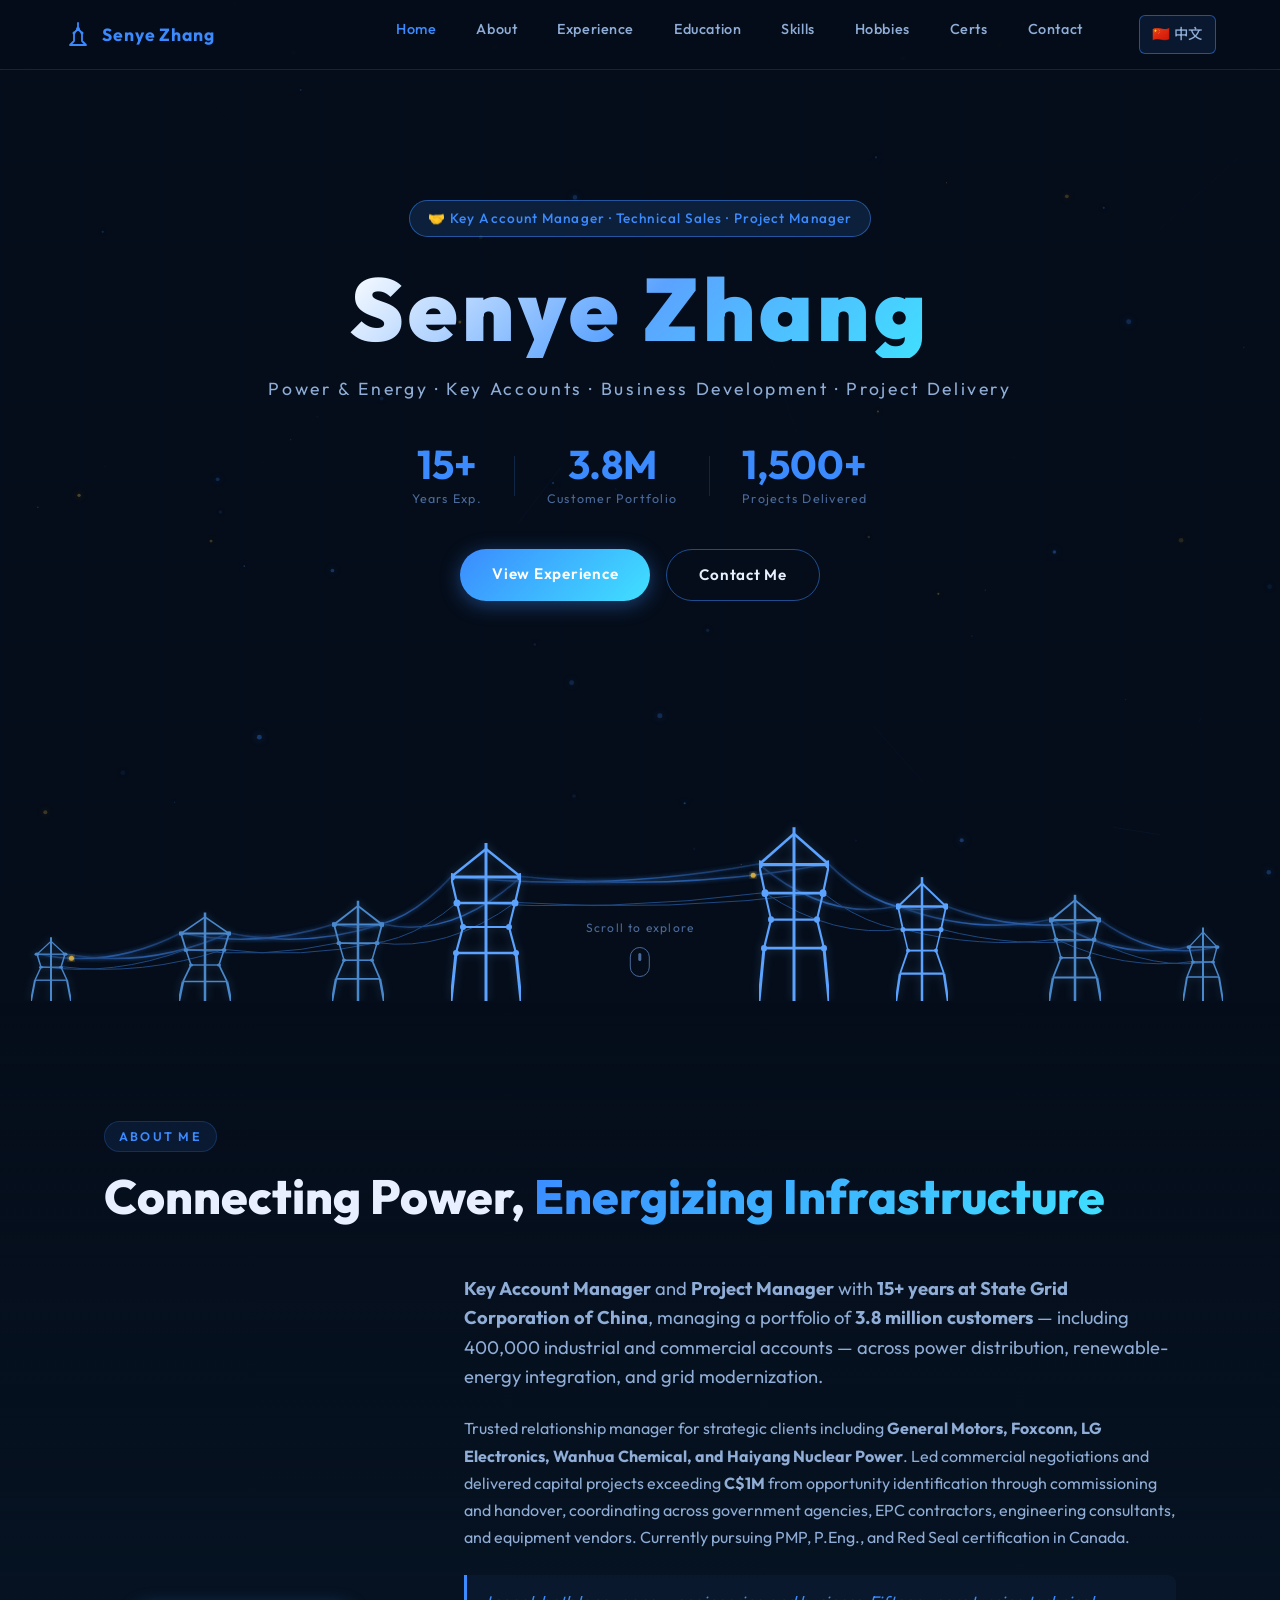
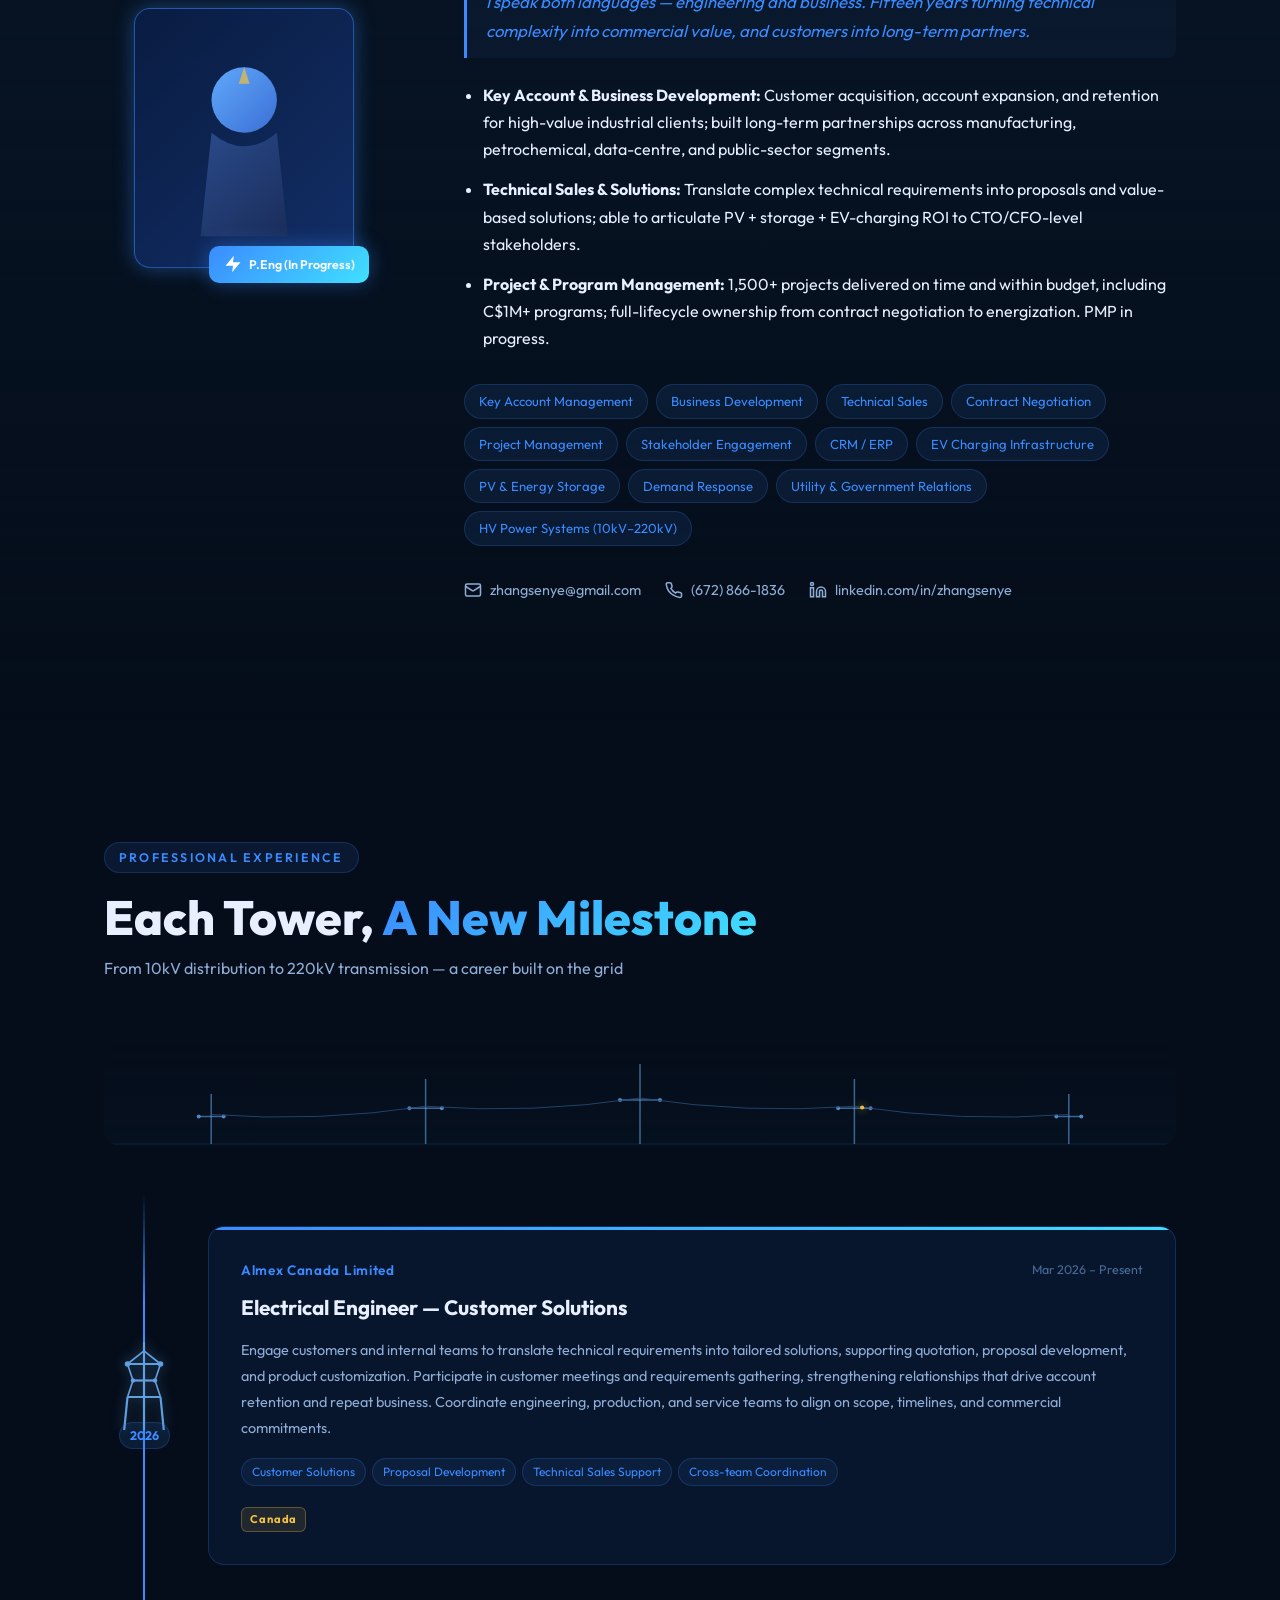
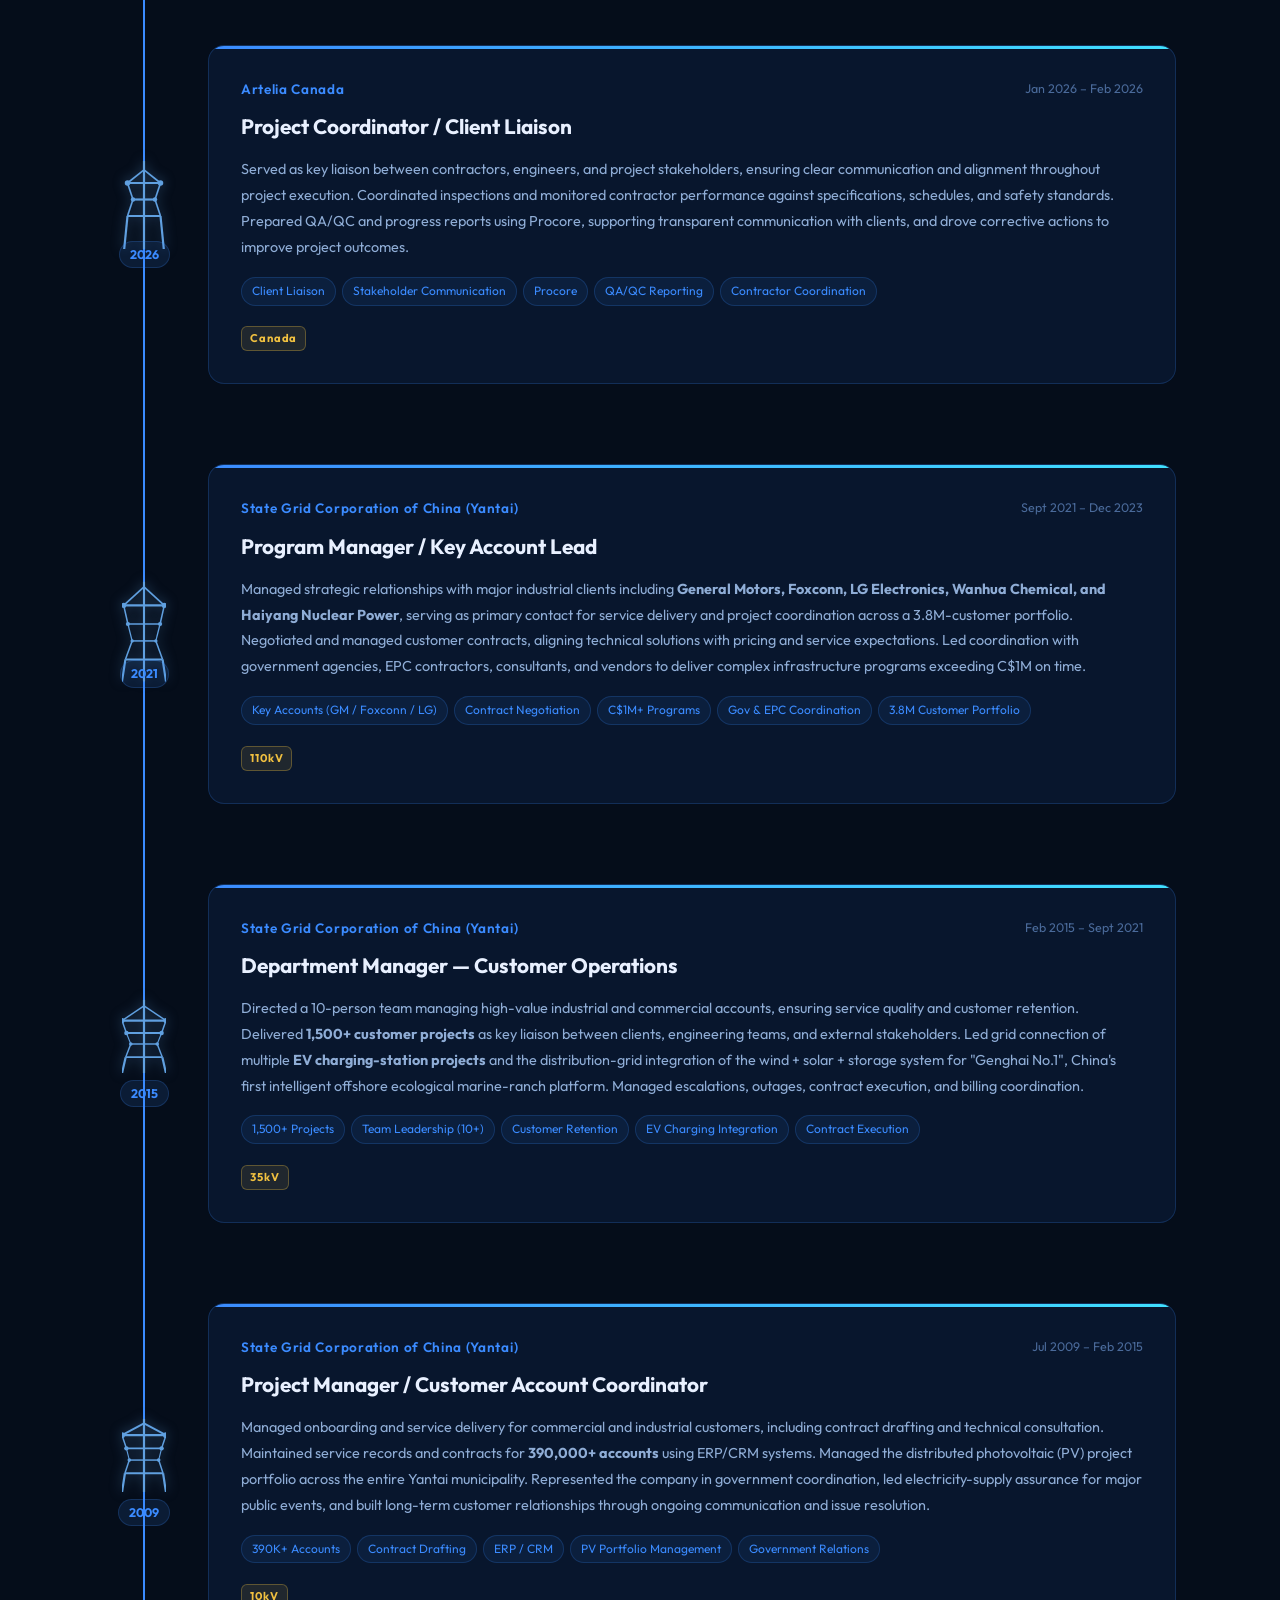
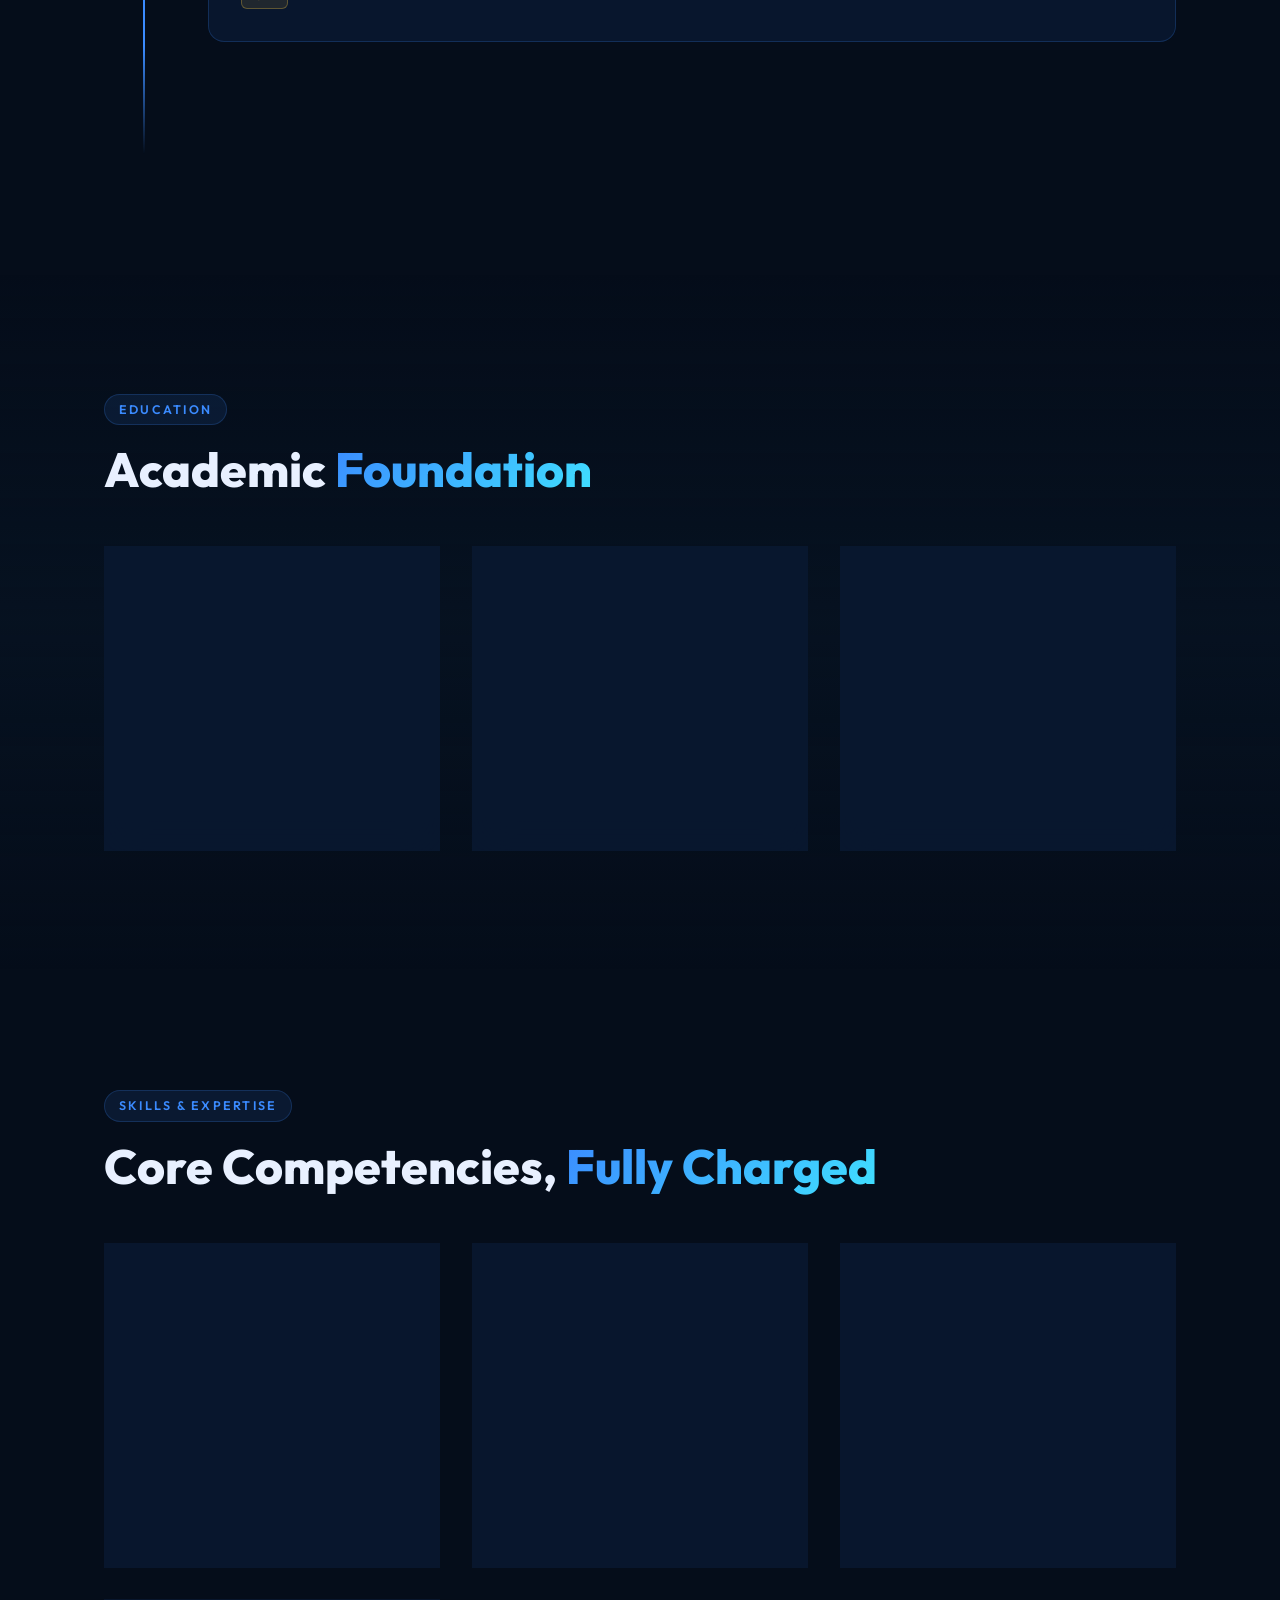
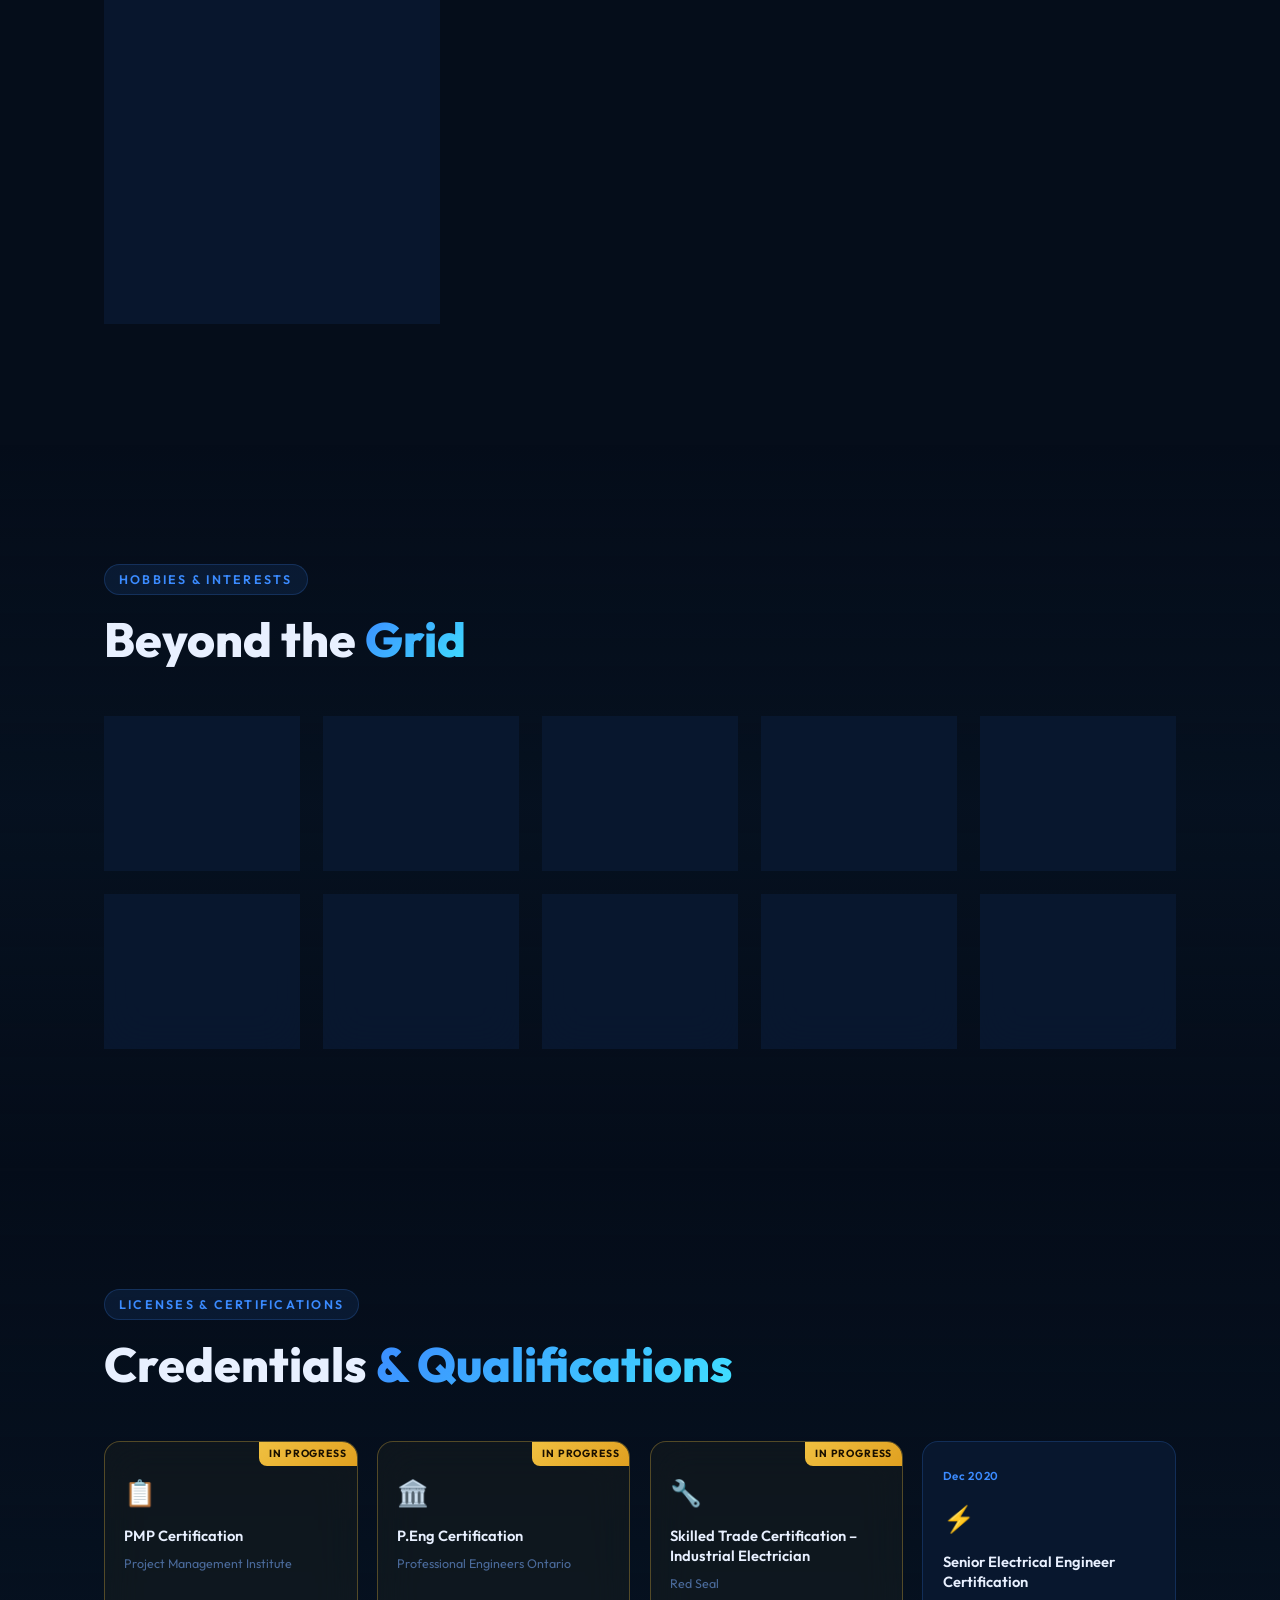
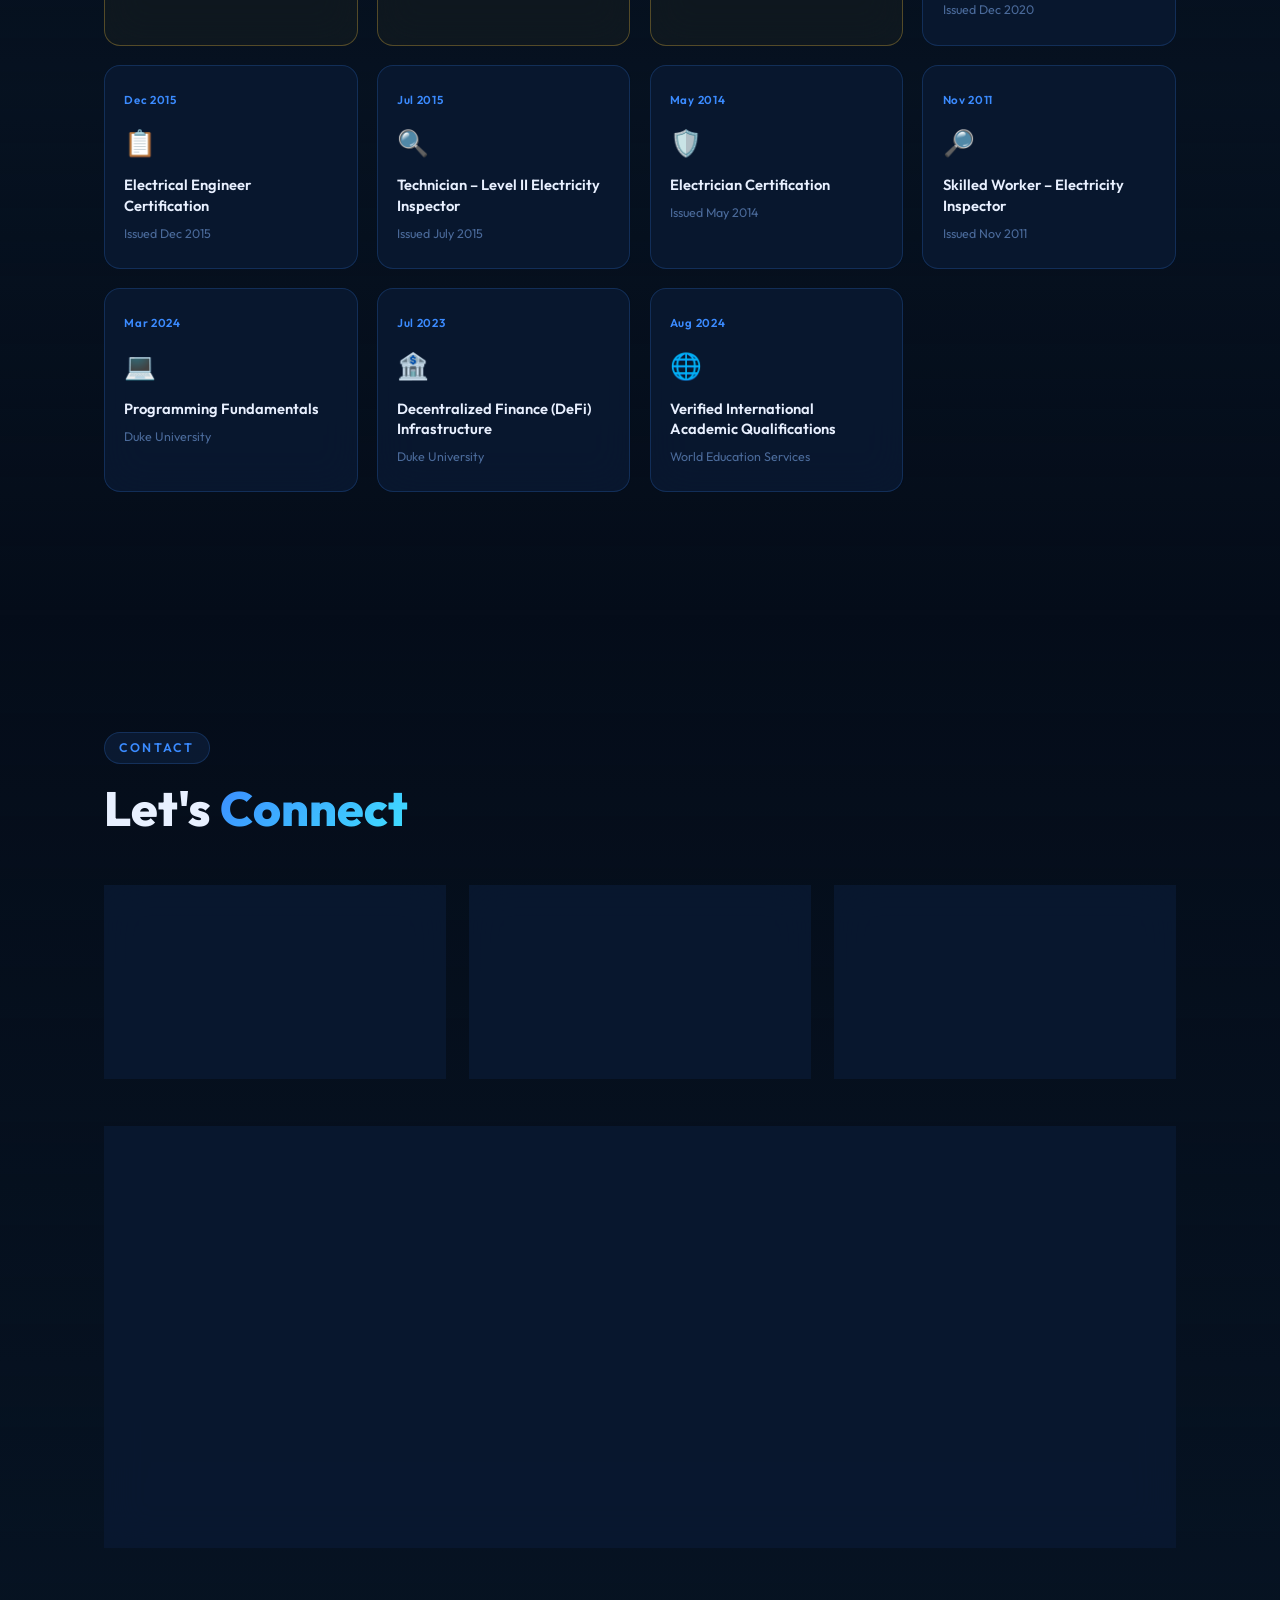
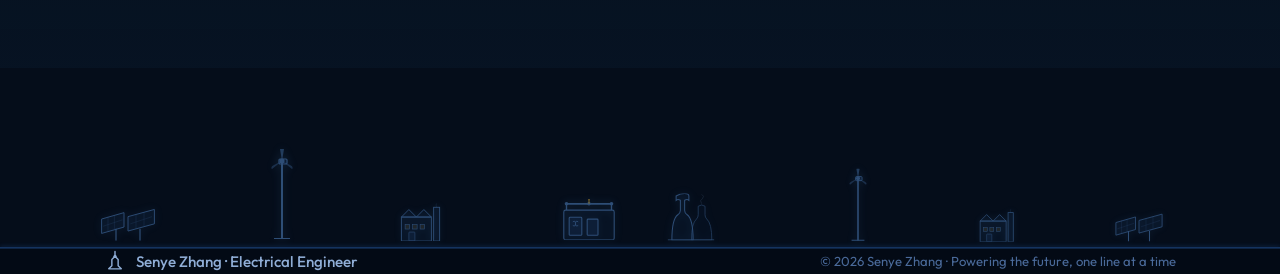
<file: index.html>
<!DOCTYPE html>
<html lang="en">
<head>
  <meta charset="UTF-8" />
  <meta name="viewport" content="width=device-width, initial-scale=1.0" />
  <title>Senye Zhang | Key Account Manager · Technical Sales · Project Manager</title>
  <meta name="description" content="Senye Zhang — Key Account Manager and Project Manager with 15+ years in power & energy, managing a 3.8M-customer portfolio and strategic clients including GM, Foxconn, and LG." />
  <meta property="og:title" content="Senye Zhang | Key Account Manager · Technical Sales · Project Manager" />
  <meta property="og:description" content="15+ years in Power & Energy · 3.8M Customer Portfolio · 1,500+ Projects · GM / Foxconn / LG / Wanhua · Now in Canada" />
  <meta property="og:type" content="website" />
  <meta property="og:url" content="https://isparkyou-github.github.io" />
  <meta name="twitter:card" content="summary" />
  <meta name="twitter:title" content="Senye Zhang | Key Account Manager · Technical Sales · Project Manager" />
  <meta name="twitter:description" content="15+ years in Power & Energy · 3.8M Customer Portfolio · 1,500+ Projects · GM / Foxconn / LG / Wanhua · Now in Canada" />
  <link rel="preconnect" href="https://fonts.googleapis.com" />
  <link rel="preconnect" href="https://fonts.gstatic.com" crossorigin />
  <link href="https://fonts.googleapis.com/css2?family=Outfit:wght@300;400;500;600;700;900&family=Noto+Sans+SC:wght@300;400;500;700&display=swap" rel="stylesheet" />
  <link rel="stylesheet" href="style.css" />
</head>
<body class="lang-en">

<!-- Particle Canvas Background -->
<canvas id="bgCanvas"></canvas>

<!-- Navigation -->
<nav class="navbar" id="navbar">
  <div class="nav-logo">
    <svg width="28" height="28" viewBox="0 0 28 28" fill="none">
      <path d="M14 2L14 8M14 8L10 12M14 8L18 12M10 12L10 20M18 12L18 20M10 20L6 24M18 20L22 24M6 24L22 24" stroke="currentColor" stroke-width="1.8" stroke-linecap="round"/>
      <circle cx="14" cy="8" r="2" fill="currentColor"/>
      <circle cx="10" cy="12" r="1.5" fill="currentColor"/>
      <circle cx="18" cy="12" r="1.5" fill="currentColor"/>
    </svg>
    <span>Senye Zhang</span>
  </div>
  <ul class="nav-links">
    <li><a href="#hero">Home</a></li>
    <li><a href="#about">About</a></li>
    <li><a href="#timeline">Experience</a></li>
    <li><a href="#education">Education</a></li>
    <li><a href="#skills">Skills</a></li>
    <li><a href="#hobbies">Hobbies</a></li>
    <li><a href="#certs">Certs</a></li>
    <li><a href="#contact">Contact</a></li>
    <li><a href="index-zh.html" class="lang-btn">🇨🇳 中文</a></li>
  </ul>
  <div class="nav-toggle" id="navToggle">
    <span></span><span></span><span></span>
  </div>
</nav>

<!-- Hero Section -->
<section class="hero" id="hero">
  <div class="grid-scene" id="gridScene">
    <svg id="powerLineSvg" xmlns="http://www.w3.org/2000/svg" preserveAspectRatio="xMidYMax meet"></svg>
    <div class="tower-container" id="towerContainer"></div>
  </div>

  <div class="hero-content">
    <div class="hero-badge">🤝 Key Account Manager · Technical Sales · Project Manager</div>
    <h1 class="hero-title">
      <span class="name-en">Senye Zhang</span>
    </h1>
    <p class="hero-subtitle">Power & Energy · Key Accounts · Business Development · Project Delivery</p>
    <div class="hero-stats">
      <div class="stat">
        <span class="stat-num">15+</span>
        <span class="stat-label">Years Exp.</span>
      </div>
      <div class="stat-div"></div>
      <div class="stat">
        <span class="stat-num">3.8M</span>
        <span class="stat-label">Customer Portfolio</span>
      </div>
      <div class="stat-div"></div>
      <div class="stat">
        <span class="stat-num">1,500+</span>
        <span class="stat-label">Projects Delivered</span>
      </div>
    </div>
    <div class="hero-cta">
      <a href="#timeline" class="btn-primary">View Experience</a>
      <a href="#contact" class="btn-secondary">Contact Me</a>
    </div>
  </div>

  <div class="scroll-hint">
    <span>Scroll to explore</span>
    <div class="scroll-arrow"></div>
  </div>
</section>

<!-- About Section -->
<section class="about" id="about">
  <div class="container">
    <div class="section-tag">About Me</div>
    <h2 class="section-title">Connecting Power, <span class="highlight">Energizing Infrastructure</span></h2>
    <div class="about-grid">
      <div class="about-photo">
        <div class="photo-frame">
          <div class="photo-inner">
            <svg viewBox="0 0 160 180" fill="none" xmlns="http://www.w3.org/2000/svg">
              <circle cx="80" cy="55" r="30" fill="url(#avatarGrad)"/>
              <path d="M50 85 Q80 110 110 85 L120 180 L40 180 Z" fill="url(#avatarGrad2)"/>
              <path d="M80 25 L75 40 L85 40 Z" fill="#f0c040" opacity="0.7"/>
              <defs>
                <linearGradient id="avatarGrad" x1="50" y1="25" x2="110" y2="85" gradientUnits="userSpaceOnUse">
                  <stop offset="0%" stop-color="#60a8fb"/>
                  <stop offset="100%" stop-color="#3b6fd4"/>
                </linearGradient>
                <linearGradient id="avatarGrad2" x1="40" y1="85" x2="120" y2="180" gradientUnits="userSpaceOnUse">
                  <stop offset="0%" stop-color="#2a4a8a"/>
                  <stop offset="100%" stop-color="#1a2d5a"/>
                </linearGradient>
              </defs>
            </svg>
          </div>
          <div class="photo-badge">
            <svg width="20" height="20" viewBox="0 0 24 24" fill="none">
              <path d="M13 2L3 14h9l-1 8 10-12h-9l1-8z" fill="currentColor"/>
            </svg>
            P.Eng (In Progress)
          </div>
        </div>
      </div>
      <div class="about-text">
        <p class="about-intro">
          <strong>Key Account Manager</strong> and <strong>Project Manager</strong> with <strong>15+ years at State Grid Corporation of China</strong>, managing a portfolio of <strong>3.8 million customers</strong> — including 400,000 industrial and commercial accounts — across power distribution, renewable-energy integration, and grid modernization.
        </p>
        <p>
          Trusted relationship manager for strategic clients including <strong>General Motors, Foxconn, LG Electronics, Wanhua Chemical, and Haiyang Nuclear Power</strong>. Led commercial negotiations and delivered capital projects exceeding <strong>C$1M</strong> from opportunity identification through commissioning and handover, coordinating across government agencies, EPC contractors, engineering consultants, and equipment vendors. Currently pursuing PMP, P.Eng., and Red Seal certification in Canada.
        </p>
        <blockquote class="about-quote">
          I speak both languages — engineering and business. Fifteen years turning technical complexity into commercial value, and customers into long-term partners.
        </blockquote>
        <ul style="margin-top: 1.5rem; margin-bottom: 2rem; padding-left: 1.2rem; line-height: 1.7; color: var(--text-primary);">
          <li style="margin-bottom: 0.8rem;"><strong>Key Account & Business Development:</strong> Customer acquisition, account expansion, and retention for high-value industrial clients; built long-term partnerships across manufacturing, petrochemical, data-centre, and public-sector segments.</li>
          <li style="margin-bottom: 0.8rem;"><strong>Technical Sales & Solutions:</strong> Translate complex technical requirements into proposals and value-based solutions; able to articulate PV + storage + EV-charging ROI to CTO/CFO-level stakeholders.</li>
          <li><strong>Project & Program Management:</strong> 1,500+ projects delivered on time and within budget, including C$1M+ programs; full-lifecycle ownership from contract negotiation to energization. PMP in progress.</li>
        </ul>
        <div class="about-tags">
          <span class="tag">Key Account Management</span>
          <span class="tag">Business Development</span>
          <span class="tag">Technical Sales</span>
          <span class="tag">Contract Negotiation</span>
          <span class="tag">Project Management</span>
          <span class="tag">Stakeholder Engagement</span>
          <span class="tag">CRM / ERP</span>
          <span class="tag">EV Charging Infrastructure</span>
          <span class="tag">PV & Energy Storage</span>
          <span class="tag">Demand Response</span>
          <span class="tag">Utility & Government Relations</span>
          <span class="tag">HV Power Systems (10kV–220kV)</span>
        </div>
        <div class="about-links">
          <a href="mailto:zhangsenye@gmail.com" class="about-link" id="emailLink">
            <svg width="18" height="18" viewBox="0 0 24 24" fill="none" stroke="currentColor" stroke-width="2"><rect x="2" y="4" width="20" height="16" rx="2"/><path d="m22 7-8.97 5.7a1.94 1.94 0 0 1-2.06 0L2 7"/></svg>
            zhangsenye@gmail.com
          </a>
          <a href="tel:+16728661836" class="about-link" id="phoneLink">
            <svg width="18" height="18" viewBox="0 0 24 24" fill="none" stroke="currentColor" stroke-width="2"><path d="M22 16.92v3a2 2 0 0 1-2.18 2 19.79 19.79 0 0 1-8.63-3.07A19.5 19.5 0 0 1 4.69 13a19.79 19.79 0 0 1-3.07-8.67A2 2 0 0 1 3.6 2.18h3a2 2 0 0 1 2 1.72c.127.96.361 1.903.7 2.81a2 2 0 0 1-.45 2.11L7.91 9.91a16 16 0 0 0 6.16 6.16l.91-.91a2 2 0 0 1 2.11-.45c.907.339 1.85.573 2.81.7A2 2 0 0 1 22 16.92z"/></svg>
            (672) 866-1836
          </a>
          <a href="https://www.linkedin.com/in/zhangsenye" class="about-link" id="linkedinLink" target="_blank" rel="noopener noreferrer">
            <svg width="18" height="18" viewBox="0 0 24 24" fill="none" stroke="currentColor" stroke-width="2"><path d="M16 8a6 6 0 0 1 6 6v7h-4v-7a2 2 0 0 0-2-2 2 2 0 0 0-2 2v7h-4v-7a6 6 0 0 1 6-6z"/><rect x="2" y="9" width="4" height="12"/><circle cx="4" cy="4" r="2"/></svg>
            linkedin.com/in/zhangsenye
          </a>
        </div>
      </div>
    </div>
  </div>
</section>

<!-- Timeline / Career Section -->
<section class="timeline-section" id="timeline">
  <div class="container">
    <div class="section-tag">Professional Experience</div>
    <h2 class="section-title">Each Tower, <span class="highlight">A New Milestone</span></h2>
    <p class="section-sub">From 10kV distribution to 220kV transmission — a career built on the grid</p>

    <div class="timeline-grid-scene" id="timelineScene">
      <canvas id="timelineCanvas"></canvas>
    </div>

    <div class="timeline" id="timeline-cards">

      <!-- Job 1: Almex Canada -->
      <div class="timeline-item" data-index="0" id="tower0">
        <div class="timeline-card" id="card0">
          <div class="card-header">
            <div class="card-company">Almex Canada Limited</div>
            <div class="card-period">Mar 2026 – Present</div>
          </div>
          <div class="card-role">Electrical Engineer — Customer Solutions</div>
          <p class="card-desc">
            Engage customers and internal teams to translate technical requirements into tailored solutions, supporting quotation, proposal development, and product customization. Participate in customer meetings and requirements gathering, strengthening relationships that drive account retention and repeat business. Coordinate engineering, production, and service teams to align on scope, timelines, and commercial commitments.
          </p>
          <div class="card-tags">
            <span>Customer Solutions</span>
            <span>Proposal Development</span>
            <span>Technical Sales Support</span>
            <span>Cross-team Coordination</span>
          </div>
          <div class="card-voltage">Canada</div>
        </div>
        <div class="timeline-marker">
          <div class="tower-icon">
            <svg viewBox="0 0 40 80" fill="none" xmlns="http://www.w3.org/2000/svg">
              <line x1="20" y1="0" x2="20" y2="80" stroke="currentColor" stroke-width="2"/>
              <line x1="5" y1="20" x2="35" y2="20" stroke="currentColor" stroke-width="2"/>
              <line x1="10" y1="35" x2="30" y2="35" stroke="currentColor" stroke-width="2"/>
              <line x1="5" y1="20" x2="20" y2="8" stroke="currentColor" stroke-width="1.5"/>
              <line x1="35" y1="20" x2="20" y2="8" stroke="currentColor" stroke-width="1.5"/>
              <line x1="10" y1="35" x2="5" y2="20" stroke="currentColor" stroke-width="1.5"/>
              <line x1="30" y1="35" x2="35" y2="20" stroke="currentColor" stroke-width="1.5"/>
              <line x1="5" y1="50" x2="35" y2="50" stroke="currentColor" stroke-width="2"/>
              <line x1="5" y1="50" x2="10" y2="35" stroke="currentColor" stroke-width="1.5"/>
              <line x1="35" y1="50" x2="30" y2="35" stroke="currentColor" stroke-width="1.5"/>
              <line x1="5" y1="50" x2="2" y2="80" stroke="currentColor" stroke-width="2"/>
              <line x1="35" y1="50" x2="38" y2="80" stroke="currentColor" stroke-width="2"/>
              <circle cx="5" cy="20" r="2.5" fill="currentColor"/>
              <circle cx="35" cy="20" r="2.5" fill="currentColor"/>
              <circle cx="10" cy="35" r="2" fill="currentColor"/>
              <circle cx="30" cy="35" r="2" fill="currentColor"/>
            </svg>
          </div>
          <div class="timeline-year">2026</div>
        </div>
      </div>

      <!-- Job 2: Artelia Canada -->
      <div class="timeline-item right" data-index="1" id="tower1">
        <div class="timeline-marker">
          <div class="tower-icon">
            <svg viewBox="0 0 40 80" fill="none" xmlns="http://www.w3.org/2000/svg">
              <line x1="20" y1="0" x2="20" y2="80" stroke="currentColor" stroke-width="2"/>
              <line x1="5" y1="20" x2="35" y2="20" stroke="currentColor" stroke-width="2"/>
              <line x1="10" y1="35" x2="30" y2="35" stroke="currentColor" stroke-width="2"/>
              <line x1="5" y1="20" x2="20" y2="8" stroke="currentColor" stroke-width="1.5"/>
              <line x1="35" y1="20" x2="20" y2="8" stroke="currentColor" stroke-width="1.5"/>
              <line x1="10" y1="35" x2="5" y2="20" stroke="currentColor" stroke-width="1.5"/>
              <line x1="30" y1="35" x2="35" y2="20" stroke="currentColor" stroke-width="1.5"/>
              <line x1="5" y1="50" x2="35" y2="50" stroke="currentColor" stroke-width="2"/>
              <line x1="5" y1="50" x2="10" y2="35" stroke="currentColor" stroke-width="1.5"/>
              <line x1="35" y1="50" x2="30" y2="35" stroke="currentColor" stroke-width="1.5"/>
              <line x1="5" y1="50" x2="2" y2="80" stroke="currentColor" stroke-width="2"/>
              <line x1="35" y1="50" x2="38" y2="80" stroke="currentColor" stroke-width="2"/>
              <circle cx="5" cy="20" r="2.5" fill="currentColor"/>
              <circle cx="35" cy="20" r="2.5" fill="currentColor"/>
              <circle cx="10" cy="35" r="2" fill="currentColor"/>
              <circle cx="30" cy="35" r="2" fill="currentColor"/>
            </svg>
          </div>
          <div class="timeline-year">2026</div>
        </div>
        <div class="timeline-card" id="card1">
          <div class="card-header">
            <div class="card-company">Artelia Canada</div>
            <div class="card-period">Jan 2026 – Feb 2026</div>
          </div>
          <div class="card-role">Project Coordinator / Client Liaison</div>
          <p class="card-desc">
            Served as key liaison between contractors, engineers, and project stakeholders, ensuring clear communication and alignment throughout project execution. Coordinated inspections and monitored contractor performance against specifications, schedules, and safety standards. Prepared QA/QC and progress reports using Procore, supporting transparent communication with clients, and drove corrective actions to improve project outcomes.
          </p>
          <div class="card-tags">
            <span>Client Liaison</span>
            <span>Stakeholder Communication</span>
            <span>Procore</span>
            <span>QA/QC Reporting</span>
            <span>Contractor Coordination</span>
          </div>
          <div class="card-voltage">Canada</div>
        </div>
      </div>

      <!-- Job 3: State Grid Senior -->
      <div class="timeline-item" data-index="2" id="tower2">
        <div class="timeline-card" id="card2">
          <div class="card-header">
            <div class="card-company">State Grid Corporation of China (Yantai)</div>
            <div class="card-period">Sept 2021 – Dec 2023</div>
          </div>
          <div class="card-role">Program Manager / Key Account Lead</div>
          <p class="card-desc">
            Managed strategic relationships with major industrial clients including <strong>General Motors, Foxconn, LG Electronics, Wanhua Chemical, and Haiyang Nuclear Power</strong>, serving as primary contact for service delivery and project coordination across a 3.8M-customer portfolio. Negotiated and managed customer contracts, aligning technical solutions with pricing and service expectations. Led coordination with government agencies, EPC contractors, consultants, and vendors to deliver complex infrastructure programs exceeding C$1M on time.
          </p>
          <div class="card-tags">
            <span>Key Accounts (GM / Foxconn / LG)</span>
            <span>Contract Negotiation</span>
            <span>C$1M+ Programs</span>
            <span>Gov & EPC Coordination</span>
            <span>3.8M Customer Portfolio</span>
          </div>
          <div class="card-voltage">110kV</div>
        </div>
        <div class="timeline-marker">
          <div class="tower-icon">
            <svg viewBox="0 0 52 120" fill="none" xmlns="http://www.w3.org/2000/svg">
              <line x1="26" y1="2" x2="26" y2="120" stroke="currentColor" stroke-width="2.5"/>
              <line x1="2" y1="30" x2="50" y2="30" stroke="currentColor" stroke-width="2.5"/>
              <line x1="7" y1="52" x2="45" y2="52" stroke="currentColor" stroke-width="2"/>
              <line x1="12" y1="72" x2="40" y2="72" stroke="currentColor" stroke-width="1.8"/>
              <line x1="2" y1="30" x2="26" y2="8" stroke="currentColor" stroke-width="2"/>
              <line x1="50" y1="30" x2="26" y2="8" stroke="currentColor" stroke-width="2"/>
              <line x1="7" y1="52" x2="2" y2="30" stroke="currentColor" stroke-width="1.8"/>
              <line x1="45" y1="52" x2="50" y2="30" stroke="currentColor" stroke-width="1.8"/>
              <line x1="12" y1="72" x2="7" y2="52" stroke="currentColor" stroke-width="1.5"/>
              <line x1="40" y1="72" x2="45" y2="52" stroke="currentColor" stroke-width="1.5"/>
              <line x1="4" y1="94" x2="48" y2="94" stroke="currentColor" stroke-width="2.2"/>
              <line x1="4" y1="94" x2="12" y2="72" stroke="currentColor" stroke-width="1.8"/>
              <line x1="48" y1="94" x2="40" y2="72" stroke="currentColor" stroke-width="1.8"/>
              <line x1="4" y1="94" x2="0" y2="120" stroke="currentColor" stroke-width="2.5"/>
              <line x1="48" y1="94" x2="52" y2="120" stroke="currentColor" stroke-width="2.5"/>
              <circle cx="2" cy="30" r="3" fill="currentColor"/>
              <circle cx="50" cy="30" r="3" fill="currentColor"/>
              <circle cx="7" cy="52" r="2.5" fill="currentColor"/>
              <circle cx="45" cy="52" r="2.5" fill="currentColor"/>
              <circle cx="12" cy="72" r="2" fill="currentColor"/>
              <circle cx="40" cy="72" r="2" fill="currentColor"/>
            </svg>
          </div>
          <div class="timeline-year">2021</div>
        </div>
      </div>

      <!-- Job 4: State Grid Department Manager -->
      <div class="timeline-item right" data-index="3" id="tower3">
        <div class="timeline-marker">
          <div class="tower-icon">
            <svg viewBox="0 0 60 100" fill="none" xmlns="http://www.w3.org/2000/svg">
              <line x1="30" y1="0" x2="30" y2="100" stroke="currentColor" stroke-width="3"/>
              <line x1="0" y1="28" x2="60" y2="28" stroke="currentColor" stroke-width="3"/>
              <line x1="6" y1="45" x2="54" y2="45" stroke="currentColor" stroke-width="2.5"/>
              <line x1="12" y1="60" x2="48" y2="60" stroke="currentColor" stroke-width="2"/>
              <line x1="0" y1="28" x2="30" y2="8" stroke="currentColor" stroke-width="2"/>
              <line x1="60" y1="28" x2="30" y2="8" stroke="currentColor" stroke-width="2"/>
              <line x1="6" y1="45" x2="0" y2="28" stroke="currentColor" stroke-width="2"/>
              <line x1="54" y1="45" x2="60" y2="28" stroke="currentColor" stroke-width="2"/>
              <line x1="12" y1="60" x2="6" y2="45" stroke="currentColor" stroke-width="1.5"/>
              <line x1="48" y1="60" x2="54" y2="45" stroke="currentColor" stroke-width="1.5"/>
              <line x1="5" y1="78" x2="55" y2="78" stroke="currentColor" stroke-width="2.5"/>
              <line x1="5" y1="78" x2="12" y2="60" stroke="currentColor" stroke-width="2"/>
              <line x1="55" y1="78" x2="48" y2="60" stroke="currentColor" stroke-width="2"/>
              <line x1="5" y1="78" x2="0" y2="100" stroke="currentColor" stroke-width="3"/>
              <line x1="55" y1="78" x2="60" y2="100" stroke="currentColor" stroke-width="3"/>
              <circle cx="0" cy="28" r="3.5" fill="currentColor"/>
              <circle cx="60" cy="28" r="3.5" fill="currentColor"/>
              <circle cx="6" cy="45" r="3" fill="currentColor"/>
              <circle cx="54" cy="45" r="3" fill="currentColor"/>
              <circle cx="12" cy="60" r="2.5" fill="currentColor"/>
              <circle cx="48" cy="60" r="2.5" fill="currentColor"/>
            </svg>
          </div>
          <div class="timeline-year">2015</div>
        </div>
        <div class="timeline-card" id="card3">
          <div class="card-header">
            <div class="card-company">State Grid Corporation of China (Yantai)</div>
            <div class="card-period">Feb 2015 – Sept 2021</div>
          </div>
          <div class="card-role">Department Manager — Customer Operations</div>
          <p class="card-desc">
            Directed a 10-person team managing high-value industrial and commercial accounts, ensuring service quality and customer retention. Delivered <strong>1,500+ customer projects</strong> as key liaison between clients, engineering teams, and external stakeholders. Led grid connection of multiple <strong>EV charging-station projects</strong> and the distribution-grid integration of the wind + solar + storage system for "Genghai No.1", China's first intelligent offshore ecological marine-ranch platform. Managed escalations, outages, contract execution, and billing coordination.
          </p>
          <div class="card-tags">
            <span>1,500+ Projects</span>
            <span>Team Leadership (10+)</span>
            <span>Customer Retention</span>
            <span>EV Charging Integration</span>
            <span>Contract Execution</span>
          </div>
          <div class="card-voltage">35kV</div>
        </div>
      </div>

      <!-- Job 5: State Grid Engineer -->
      <div class="timeline-item" data-index="4" id="tower4">
        <div class="timeline-card" id="card4">
          <div class="card-header">
            <div class="card-company">State Grid Corporation of China (Yantai)</div>
            <div class="card-period">Jul 2009 – Feb 2015</div>
          </div>
          <div class="card-role">Project Manager / Customer Account Coordinator</div>
          <p class="card-desc">
            Managed onboarding and service delivery for commercial and industrial customers, including contract drafting and technical consultation. Maintained service records and contracts for <strong>390,000+ accounts</strong> using ERP/CRM systems. Managed the distributed photovoltaic (PV) project portfolio across the entire Yantai municipality. Represented the company in government coordination, led electricity-supply assurance for major public events, and built long-term customer relationships through ongoing communication and issue resolution.
          </p>
          <div class="card-tags">
            <span>390K+ Accounts</span>
            <span>Contract Drafting</span>
            <span>ERP / CRM</span>
            <span>PV Portfolio Management</span>
            <span>Government Relations</span>
          </div>
          <div class="card-voltage">10kV</div>
        </div>
        <div class="timeline-marker">
          <div class="tower-icon">
            <svg viewBox="0 0 60 100" fill="none" xmlns="http://www.w3.org/2000/svg">
              <line x1="30" y1="0" x2="30" y2="100" stroke="currentColor" stroke-width="3"/>
              <line x1="0" y1="22" x2="60" y2="22" stroke="currentColor" stroke-width="3"/>
              <line x1="6" y1="40" x2="54" y2="40" stroke="currentColor" stroke-width="2.5"/>
              <line x1="10" y1="56" x2="50" y2="56" stroke="currentColor" stroke-width="2"/>
              <line x1="0" y1="22" x2="30" y2="6" stroke="currentColor" stroke-width="2.5"/>
              <line x1="60" y1="22" x2="30" y2="6" stroke="currentColor" stroke-width="2.5"/>
              <line x1="6" y1="40" x2="0" y2="22" stroke="currentColor" stroke-width="2"/>
              <line x1="54" y1="40" x2="60" y2="22" stroke="currentColor" stroke-width="2"/>
              <line x1="10" y1="56" x2="6" y2="40" stroke="currentColor" stroke-width="1.5"/>
              <line x1="50" y1="56" x2="54" y2="40" stroke="currentColor" stroke-width="1.5"/>
              <line x1="4" y1="74" x2="56" y2="74" stroke="currentColor" stroke-width="2.5"/>
              <line x1="4" y1="74" x2="10" y2="56" stroke="currentColor" stroke-width="2"/>
              <line x1="56" y1="74" x2="50" y2="56" stroke="currentColor" stroke-width="2"/>
              <line x1="4" y1="74" x2="0" y2="100" stroke="currentColor" stroke-width="3"/>
              <line x1="56" y1="74" x2="60" y2="100" stroke="currentColor" stroke-width="3"/>
              <circle cx="0" cy="22" r="4" fill="currentColor"/>
              <circle cx="60" cy="22" r="4" fill="currentColor"/>
              <circle cx="6" cy="40" r="3" fill="currentColor"/>
              <circle cx="54" cy="40" r="3" fill="currentColor"/>
              <circle cx="10" cy="56" r="2.5" fill="currentColor"/>
              <circle cx="50" cy="56" r="2.5" fill="currentColor"/>
            </svg>
          </div>
          <div class="timeline-year">2009</div>
        </div>
      </div>

    </div>
  </div>
</section>

<!-- Education Section -->
<section class="education" id="education">
  <div class="container">
    <div class="section-tag">Education</div>
    <h2 class="section-title">Academic <span class="highlight">Foundation</span></h2>
    <div class="edu-grid">
      <div class="edu-card" id="edu0">
        <div class="edu-icon">🎓</div>
        <div class="edu-info">
          <div class="edu-school">Lakehead University</div>
          <div class="edu-degree">M.Eng — Electrical & Computer Engineering</div>
          <div class="edu-year">Sept 2024 – Aug 2025 · Thunder Bay, ON</div>
          <p>Postgraduate studies in electrical engineering systems and computer engineering</p>
        </div>
      </div>
      <div class="edu-card" id="edu1">
        <div class="edu-icon">📚</div>
        <div class="edu-info">
          <div class="edu-school">Shandong University</div>
          <div class="edu-degree">M.Eng — Electrical Engineering</div>
          <div class="edu-year">Mar 2013 – Dec 2015 · Shandong, China</div>
          <p>Master's research in electrical engineering systems</p>
        </div>
      </div>
      <div class="edu-card" id="edu2">
        <div class="edu-icon">⚡</div>
        <div class="edu-info">
          <div class="edu-school">North China Electric Power University</div>
          <div class="edu-degree">B.Eng — Electrical Engineering & Management</div>
          <div class="edu-year">Sept 2005 – Jul 2009 · Beijing, China</div>
          <p>Foundation in power systems engineering and technical management</p>
        </div>
      </div>
    </div>
  </div>
</section>

<!-- Skills Section -->
<section class="skills" id="skills">
  <div class="container">
    <div class="section-tag">Skills & Expertise</div>
    <h2 class="section-title">Core Competencies, <span class="highlight">Fully Charged</span></h2>
    <div class="skills-grid">
      <div class="skill-category" id="skill0">
        <div class="skill-cat-icon">🤝</div>
        <h3>Key Accounts & Sales</h3>
        <div class="skill-bars">
          <div class="skill-item">
            <div class="skill-name">Key Account Management & Retention</div>
            <div class="skill-bar"><div class="skill-fill" data-width="95"></div></div>
          </div>
          <div class="skill-item">
            <div class="skill-name">Contract Negotiation & Lifecycle Mgmt</div>
            <div class="skill-bar"><div class="skill-fill" data-width="92"></div></div>
          </div>
          <div class="skill-item">
            <div class="skill-name">Technical Sales & Solution Development</div>
            <div class="skill-bar"><div class="skill-fill" data-width="90"></div></div>
          </div>
        </div>
      </div>
      <div class="skill-category" id="skill1">
        <div class="skill-cat-icon">📋</div>
        <h3>Project Management</h3>
        <div class="skill-bars">
          <div class="skill-item">
            <div class="skill-name">Project & Portfolio Management (C$1M+)</div>
            <div class="skill-bar"><div class="skill-fill" data-width="93"></div></div>
          </div>
          <div class="skill-item">
            <div class="skill-name">Stakeholder & Gov / EPC Coordination</div>
            <div class="skill-bar"><div class="skill-fill" data-width="95"></div></div>
          </div>
          <div class="skill-item">
            <div class="skill-name">PMP (In Progress)</div>
            <div class="skill-bar"><div class="skill-fill" data-width="85"></div></div>
          </div>
        </div>
      </div>
      <div class="skill-category" id="skill2">
        <div class="skill-cat-icon">⚡</div>
        <h3>Engineering Foundation</h3>
        <div class="skill-bars">
          <div class="skill-item">
            <div class="skill-name">HV Power Systems (10kV–220kV)</div>
            <div class="skill-bar"><div class="skill-fill" data-width="95"></div></div>
          </div>
          <div class="skill-item">
            <div class="skill-name">PV / Storage / EV Charging Integration</div>
            <div class="skill-bar"><div class="skill-fill" data-width="90"></div></div>
          </div>
          <div class="skill-item">
            <div class="skill-name">P.Eng (In Progress)</div>
            <div class="skill-bar"><div class="skill-fill" data-width="85"></div></div>
          </div>
        </div>
      </div>
      <div class="skill-category" id="skill3">
        <div class="skill-cat-icon">🖥️</div>
        <h3>Tools & Digital</h3>
        <div class="skill-bars">
          <div class="skill-item">
            <div class="skill-name">CRM / ERP & Sales Pipeline Mgmt</div>
            <div class="skill-bar"><div class="skill-fill" data-width="90"></div></div>
          </div>
          <div class="skill-item">
            <div class="skill-name">Procore</div>
            <div class="skill-bar"><div class="skill-fill" data-width="88"></div></div>
          </div>
          <div class="skill-item">
            <div class="skill-name">AutoCAD / PLC / Python (AI-assisted)</div>
            <div class="skill-bar"><div class="skill-fill" data-width="85"></div></div>
          </div>
        </div>
      </div>
    </div>
  </div>
</section>

<!-- Hobbies & Interests Section -->
<section class="hobbies" id="hobbies">
  <div class="container">
    <div class="section-tag">Hobbies & Interests</div>
    <h2 class="section-title">Beyond the <span class="highlight">Grid</span></h2>
    <div class="hobbies-grid">

      <div class="hobby-item" id="hobby0">
        <div class="hobby-icon">
          <svg viewBox="0 0 24 24" fill="none" stroke="currentColor" stroke-width="1.5" stroke-linecap="round" stroke-linejoin="round">
            <circle cx="12" cy="12" r="10"/>
            <path d="M12 2a15.3 15.3 0 0 1 4 10 15.3 15.3 0 0 1-4 10 15.3 15.3 0 0 1-4-10 15.3 15.3 0 0 1 4-10z"/>
            <path d="M2 12h20"/>
            <path d="M4.93 4.93l4.24 4.24M14.83 14.83l4.24 4.24M4.93 19.07l4.24-4.24M14.83 9.17l4.24-4.24"/>
          </svg>
        </div>
        <span class="hobby-label">Football</span>
      </div>

      <div class="hobby-item" id="hobby1">
        <div class="hobby-icon">
          <svg viewBox="0 0 24 24" fill="none" stroke="currentColor" stroke-width="1.5" stroke-linecap="round" stroke-linejoin="round">
            <path d="M23 19a2 2 0 0 1-2 2H3a2 2 0 0 1-2-2V8a2 2 0 0 1 2-2h4l2-3h6l2 3h4a2 2 0 0 1 2 2z"/>
            <circle cx="12" cy="13" r="4"/>
          </svg>
        </div>
        <span class="hobby-label">Photography</span>
      </div>

      <div class="hobby-item" id="hobby2">
        <div class="hobby-icon">
          <svg viewBox="0 0 24 24" fill="none" stroke="currentColor" stroke-width="1.5" stroke-linecap="round" stroke-linejoin="round">
            <path d="M17 8h1a4 4 0 1 1 0 8h-1"/>
            <path d="M3 8h14v9a4 4 0 0 1-4 4H7a4 4 0 0 1-4-4Z"/>
            <line x1="6" y1="2" x2="6" y2="4"/>
            <line x1="10" y1="2" x2="10" y2="4"/>
            <line x1="14" y1="2" x2="14" y2="4"/>
          </svg>
        </div>
        <span class="hobby-label">Coffee</span>
      </div>

      <div class="hobby-item" id="hobby3">
        <div class="hobby-icon">
          <svg viewBox="0 0 24 24" fill="none" stroke="currentColor" stroke-width="1.5" stroke-linecap="round" stroke-linejoin="round">
            <line x1="6" y1="11" x2="10" y2="11"/>
            <line x1="8" y1="9" x2="8" y2="13"/>
            <line x1="15" y1="12" x2="15.01" y2="12"/>
            <line x1="18" y1="10" x2="18.01" y2="10"/>
            <rect x="2" y="6" width="20" height="12" rx="2"/>
          </svg>
        </div>
        <span class="hobby-label">Gaming</span>
      </div>

      <div class="hobby-item" id="hobby4">
        <div class="hobby-icon">
          <svg viewBox="0 0 24 24" fill="none" stroke="currentColor" stroke-width="1.5" stroke-linecap="round" stroke-linejoin="round">
            <path d="M12 2a4 4 0 0 1 4 4v2a4 4 0 0 1-8 0V6a4 4 0 0 1 4-4z"/>
            <path d="M16 14h1a3 3 0 0 1 3 3v2H4v-2a3 3 0 0 1 3-3h1"/>
            <circle cx="9" cy="7" r="0.5" fill="currentColor"/>
            <circle cx="15" cy="7" r="0.5" fill="currentColor"/>
            <path d="M10 10a2 2 0 0 0 4 0"/>
          </svg>
        </div>
        <span class="hobby-label">AI</span>
      </div>

      <div class="hobby-item" id="hobby5">
        <div class="hobby-icon">
          <svg viewBox="0 0 24 24" fill="none" stroke="currentColor" stroke-width="1.5" stroke-linecap="round" stroke-linejoin="round">
            <path d="M11.767 19.089c4.924.868 6.14-6.025 1.216-6.894m-1.216 6.894L5.86 18.047m5.908 1.042-.347 1.97m1.563-8.864c-4.924-.868-6.14 6.025-1.215 6.894m-5.907-1.042L1.305 13.2a.961.961 0 0 1 .768-1.125l4.357-.768m1.12 6.74 6.706-12.418a.961.961 0 0 1 1.26-.413l4.005 1.92"/>
          </svg>
        </div>
        <span class="hobby-label">Crypto</span>
      </div>

      <div class="hobby-item" id="hobby6">
        <div class="hobby-icon">
          <svg viewBox="0 0 24 24" fill="none" stroke="currentColor" stroke-width="1.5" stroke-linecap="round" stroke-linejoin="round">
            <rect x="2" y="7" width="20" height="14" rx="2" ry="2"/>
            <path d="M16 3h-8l-2 4h12l-2-4z"/>
            <path d="M12 11v6"/>
            <path d="M9 14h6"/>
          </svg>
        </div>
        <span class="hobby-label">Blockchain</span>
      </div>

      <div class="hobby-item" id="hobby7">
        <div class="hobby-icon">
          <svg viewBox="0 0 24 24" fill="none" stroke="currentColor" stroke-width="1.5" stroke-linecap="round" stroke-linejoin="round">
            <polyline points="16 18 22 12 16 6"/>
            <polyline points="8 6 2 12 8 18"/>
            <line x1="12" y1="2" x2="12" y2="22"/>
            <path d="M19 9l-3 3 3 3"/>
            <path d="M5 9l3 3-3 3"/>
          </svg>
        </div>
        <span class="hobby-label">Vibe Coding</span>
      </div>

      <div class="hobby-item" id="hobby8">
        <div class="hobby-icon">
          <svg viewBox="0 0 24 24" fill="none" stroke="currentColor" stroke-width="1.5" stroke-linecap="round" stroke-linejoin="round">
            <rect x="2" y="2" width="20" height="20" rx="2.18" ry="2.18"/>
            <line x1="7" y1="2" x2="7" y2="22"/>
            <line x1="17" y1="2" x2="17" y2="22"/>
            <line x1="2" y1="12" x2="22" y2="12"/>
            <line x1="2" y1="7" x2="7" y2="7"/>
            <line x1="2" y1="17" x2="7" y2="17"/>
            <line x1="17" y1="7" x2="22" y2="7"/>
            <line x1="17" y1="17" x2="22" y2="17"/>
          </svg>
        </div>
        <span class="hobby-label">Movies</span>
      </div>

      <div class="hobby-item" id="hobby9">
        <div class="hobby-icon">
          <svg viewBox="0 0 24 24" fill="none" stroke="currentColor" stroke-width="1.5" stroke-linecap="round" stroke-linejoin="round">
            <path d="M9 18V5l12-2v13"/>
            <circle cx="6" cy="18" r="3"/>
            <circle cx="18" cy="16" r="3"/>
          </svg>
        </div>
        <span class="hobby-label">Musicals</span>
      </div>

    </div>
  </div>
</section>

<!-- Certifications Section -->
<section class="certs" id="certs">
  <div class="container">
    <div class="section-tag">Licenses & Certifications</div>
    <h2 class="section-title">Credentials <span class="highlight">& Qualifications</span></h2>
    <div class="certs-grid">
      <div class="cert-card in-progress" id="certPMP">
        <div class="cert-badge">In Progress</div>
        <div class="cert-icon">📋</div>
        <div class="cert-name">PMP Certification</div>
        <div class="cert-issuer">Project Management Institute</div>
      </div>
      <div class="cert-card in-progress" id="cert0">
        <div class="cert-badge">In Progress</div>
        <div class="cert-icon">🏛️</div>
        <div class="cert-name">P.Eng Certification</div>
        <div class="cert-issuer">Professional Engineers Ontario</div>
      </div>
      <div class="cert-card in-progress" id="cert1">
        <div class="cert-badge">In Progress</div>
        <div class="cert-icon">🔧</div>
        <div class="cert-name">Skilled Trade Certification – Industrial Electrician</div>
        <div class="cert-issuer">Red Seal</div>
      </div>
      <div class="cert-card" id="cert2">
        <div class="cert-year">Dec 2020</div>
        <div class="cert-icon">⚡</div>
        <div class="cert-name">Senior Electrical Engineer Certification</div>
        <div class="cert-issuer">Issued Dec 2020</div>
      </div>
      <div class="cert-card" id="cert3">
        <div class="cert-year">Dec 2015</div>
        <div class="cert-icon">📋</div>
        <div class="cert-name">Electrical Engineer Certification</div>
        <div class="cert-issuer">Issued Dec 2015</div>
      </div>
      <div class="cert-card" id="cert4">
        <div class="cert-year">Jul 2015</div>
        <div class="cert-icon">🔍</div>
        <div class="cert-name">Technician – Level II Electricity Inspector</div>
        <div class="cert-issuer">Issued July 2015</div>
      </div>
      <div class="cert-card" id="cert5">
        <div class="cert-year">May 2014</div>
        <div class="cert-icon">🛡️</div>
        <div class="cert-name">Electrician Certification</div>
        <div class="cert-issuer">Issued May 2014</div>
      </div>
      <div class="cert-card" id="cert6">
        <div class="cert-year">Nov 2011</div>
        <div class="cert-icon">🔎</div>
        <div class="cert-name">Skilled Worker – Electricity Inspector</div>
        <div class="cert-issuer">Issued Nov 2011</div>
      </div>
      <div class="cert-card" id="cert7">
        <div class="cert-year">Mar 2024</div>
        <div class="cert-icon">💻</div>
        <div class="cert-name">Programming Fundamentals</div>
        <div class="cert-issuer">Duke University</div>
      </div>
      <div class="cert-card" id="cert8">
        <div class="cert-year">Jul 2023</div>
        <div class="cert-icon">🏦</div>
        <div class="cert-name">Decentralized Finance (DeFi) Infrastructure</div>
        <div class="cert-issuer">Duke University</div>
      </div>
      <div class="cert-card" id="cert9">
        <div class="cert-year">Aug 2024</div>
        <div class="cert-icon">🌐</div>
        <div class="cert-name">Verified International Academic Qualifications</div>
        <div class="cert-issuer">World Education Services</div>
      </div>
    </div>
  </div>
</section>

<!-- Contact Section -->
<section class="contact" id="contact">
  <div class="container">
    <div class="section-tag">Contact</div>
    <h2 class="section-title">Let's <span class="highlight">Connect</span></h2>
    <div class="contact-grid">
      <a href="mailto:zhangsenye@gmail.com" class="contact-card" id="contactEmail">
        <div class="contact-icon">
          <svg width="28" height="28" viewBox="0 0 24 24" fill="none" stroke="currentColor" stroke-width="2"><rect x="2" y="4" width="20" height="16" rx="2"/><path d="m22 7-8.97 5.7a1.94 1.94 0 0 1-2.06 0L2 7"/></svg>
        </div>
        <div class="contact-label">Email</div>
        <div class="contact-value">zhangsenye@gmail.com</div>
      </a>
      <a href="tel:+16728661836" class="contact-card" id="contactPhone">
        <div class="contact-icon">
          <svg width="28" height="28" viewBox="0 0 24 24" fill="none" stroke="currentColor" stroke-width="2"><path d="M22 16.92v3a2 2 0 0 1-2.18 2 19.79 19.79 0 0 1-8.63-3.07A19.5 19.5 0 0 1 4.69 13a19.79 19.79 0 0 1-3.07-8.67A2 2 0 0 1 3.6 2.18h3a2 2 0 0 1 2 1.72c.127.96.361 1.903.7 2.81a2 2 0 0 1-.45 2.11L7.91 9.91a16 16 0 0 0 6.16 6.16l.91-.91a2 2 0 0 1 2.11-.45c.907.339 1.85.573 2.81.7A2 2 0 0 1 22 16.92z"/></svg>
        </div>
        <div class="contact-label">Phone</div>
        <div class="contact-value">(672) 866-1836</div>
      </a>
      <a href="https://www.linkedin.com/in/zhangsenye" class="contact-card" id="contactLinkedIn" target="_blank" rel="noopener noreferrer">
        <div class="contact-icon">
          <svg width="28" height="28" viewBox="0 0 24 24" fill="none" stroke="currentColor" stroke-width="2"><path d="M16 8a6 6 0 0 1 6 6v7h-4v-7a2 2 0 0 0-2-2 2 2 0 0 0-2 2v7h-4v-7a6 6 0 0 1 6-6z"/><rect x="2" y="9" width="4" height="12"/><circle cx="4" cy="4" r="2"/></svg>
        </div>
        <div class="contact-label">LinkedIn</div>
        <div class="contact-value">linkedin.com/in/zhangsenye</div>
      </a>
    </div>

    <form class="contact-form" id="contactForm" action="https://formspree.io/f/mykapvdo" method="POST">
      <div class="form-row">
        <div class="form-field">
          <label for="cfName">Name</label>
          <input type="text" id="cfName" name="name" placeholder="Your name" required />
        </div>
        <div class="form-field">
          <label for="cfEmail">Email</label>
          <input type="email" id="cfEmail" name="email" placeholder="you@example.com" required />
        </div>
      </div>
      <div class="form-field">
        <label for="cfMessage">Message</label>
        <textarea id="cfMessage" name="message" rows="5" placeholder="Tell me about your project or opportunity..." required></textarea>
      </div>
      <button type="submit" class="btn-primary form-submit" id="cfSubmit">Send Message</button>
      <p class="form-status" id="cfStatus" role="status"></p>
    </form>
  </div>
</section>

<!-- Infrastructure Scene at the bottom -->
<section class="infra-section">
  <div class="infra-scene" id="infraScene"></div>
</section>

<!-- Footer -->
<footer class="footer">
  <div class="container">
    <div class="footer-inner">
      <div class="footer-logo">
        <svg width="22" height="22" viewBox="0 0 28 28" fill="none">
          <path d="M14 2L14 8M14 8L10 12M14 8L18 12M10 12L10 20M18 12L18 20M10 20L6 24M18 20L22 24M6 24L22 24" stroke="currentColor" stroke-width="1.8" stroke-linecap="round"/>
          <circle cx="14" cy="8" r="2" fill="currentColor"/>
        </svg>
        <span>Senye Zhang · Electrical Engineer</span>
      </div>
      <p class="footer-copy">© 2026 Senye Zhang · Powering the future, one line at a time</p>
    </div>
  </div>
</footer>

<script src="app.js"></script>
</body>
</html>
</file>
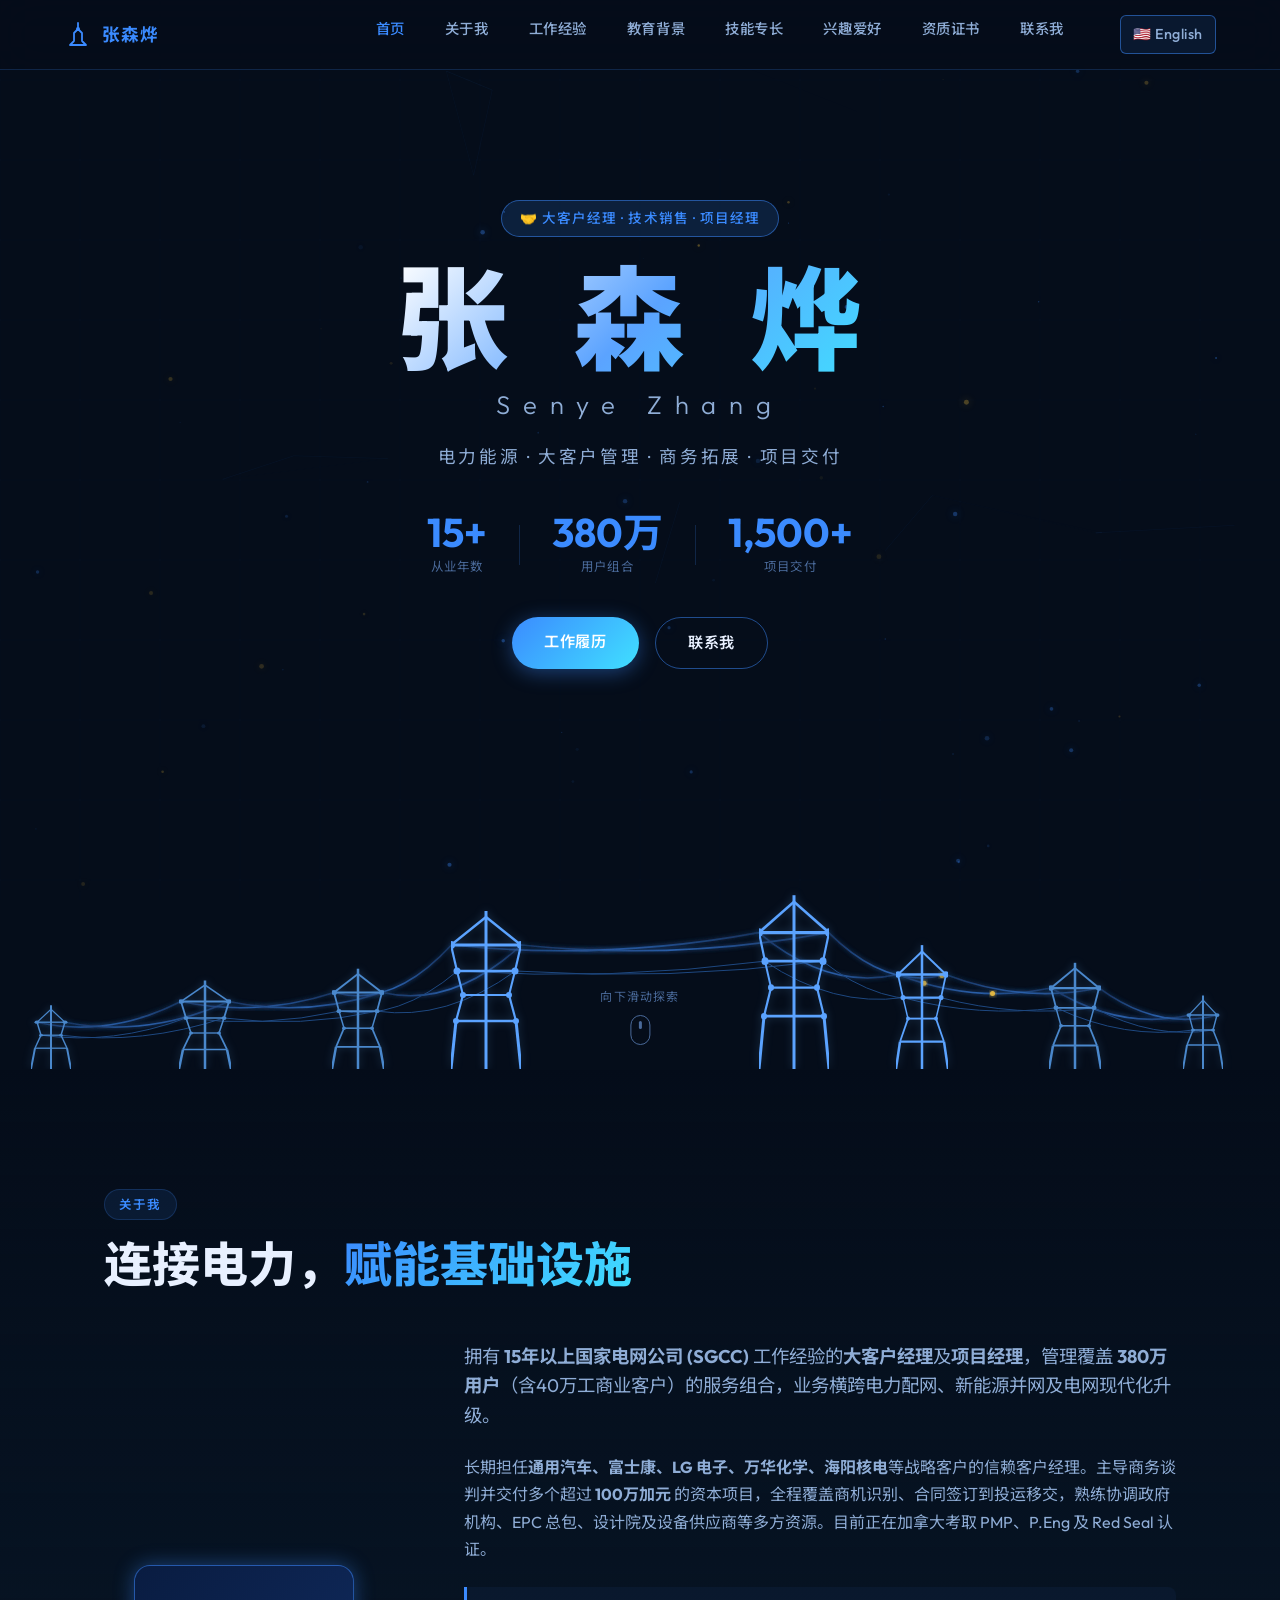
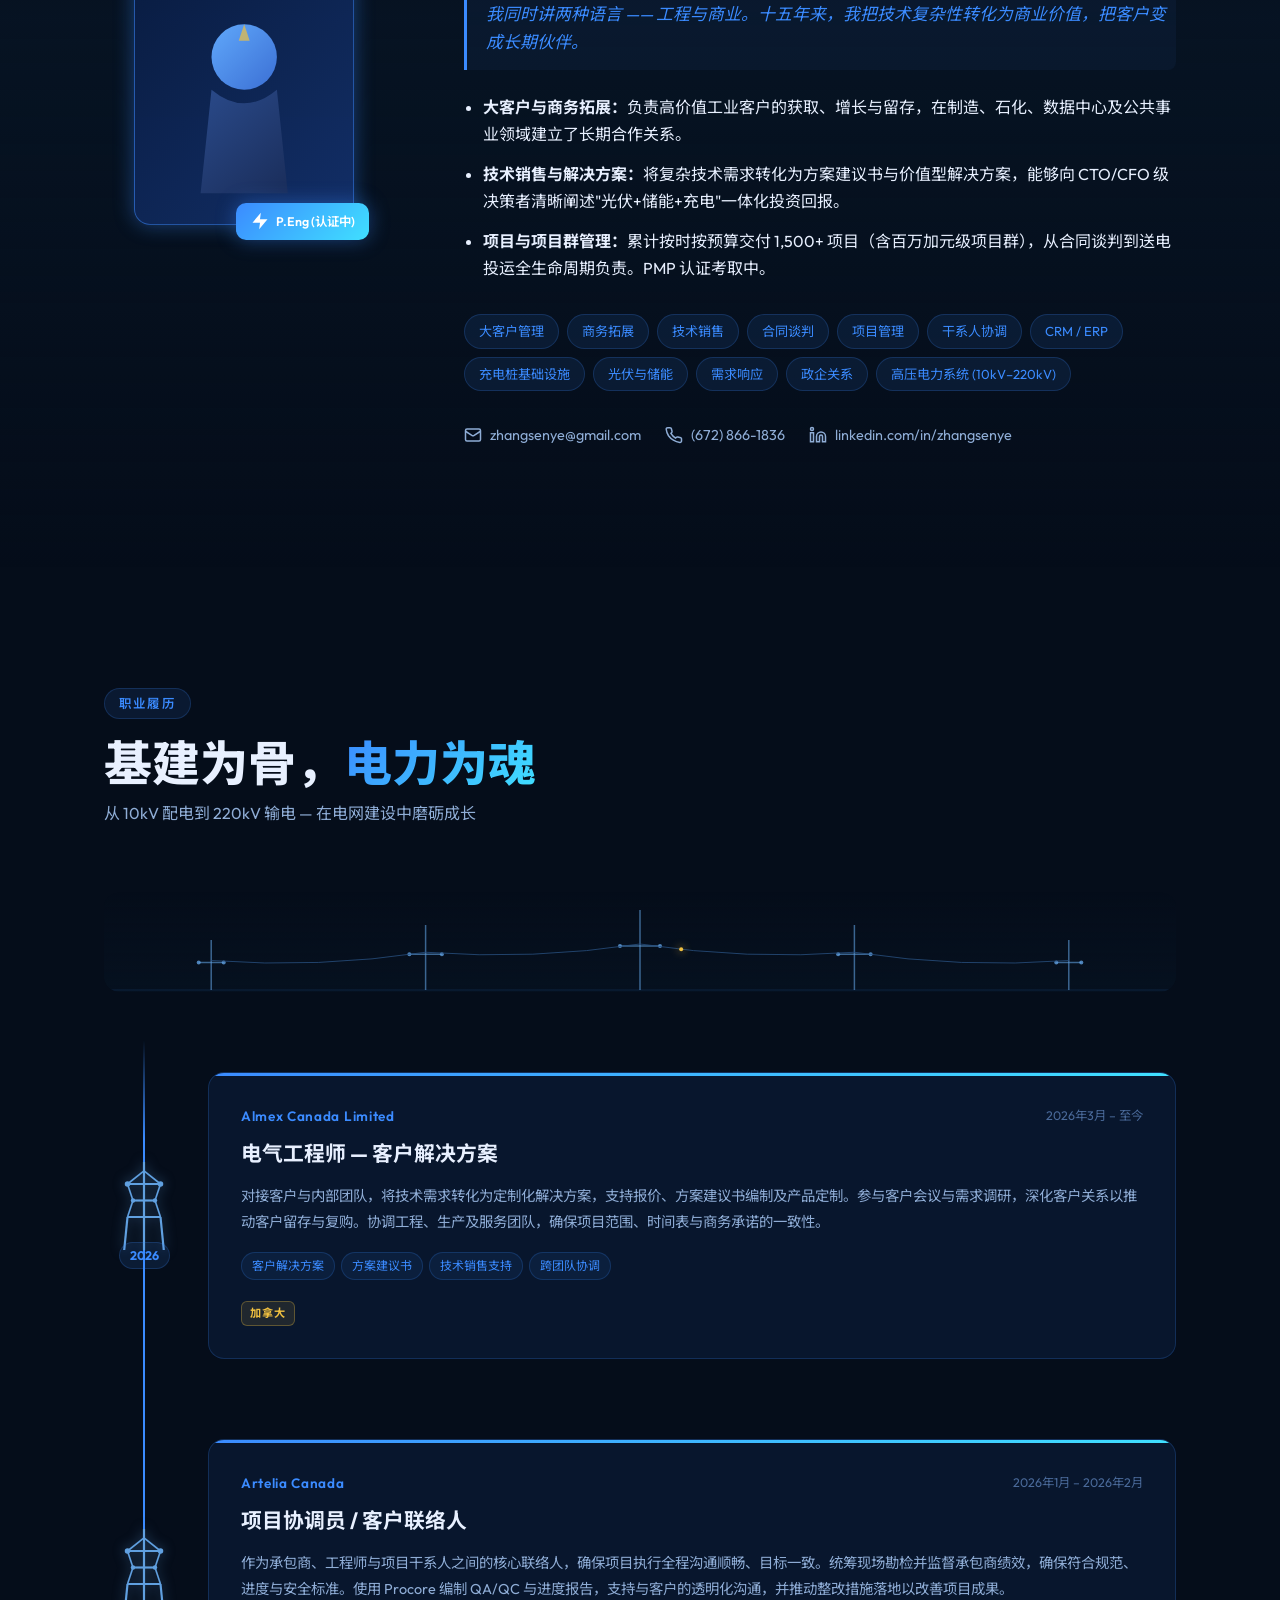
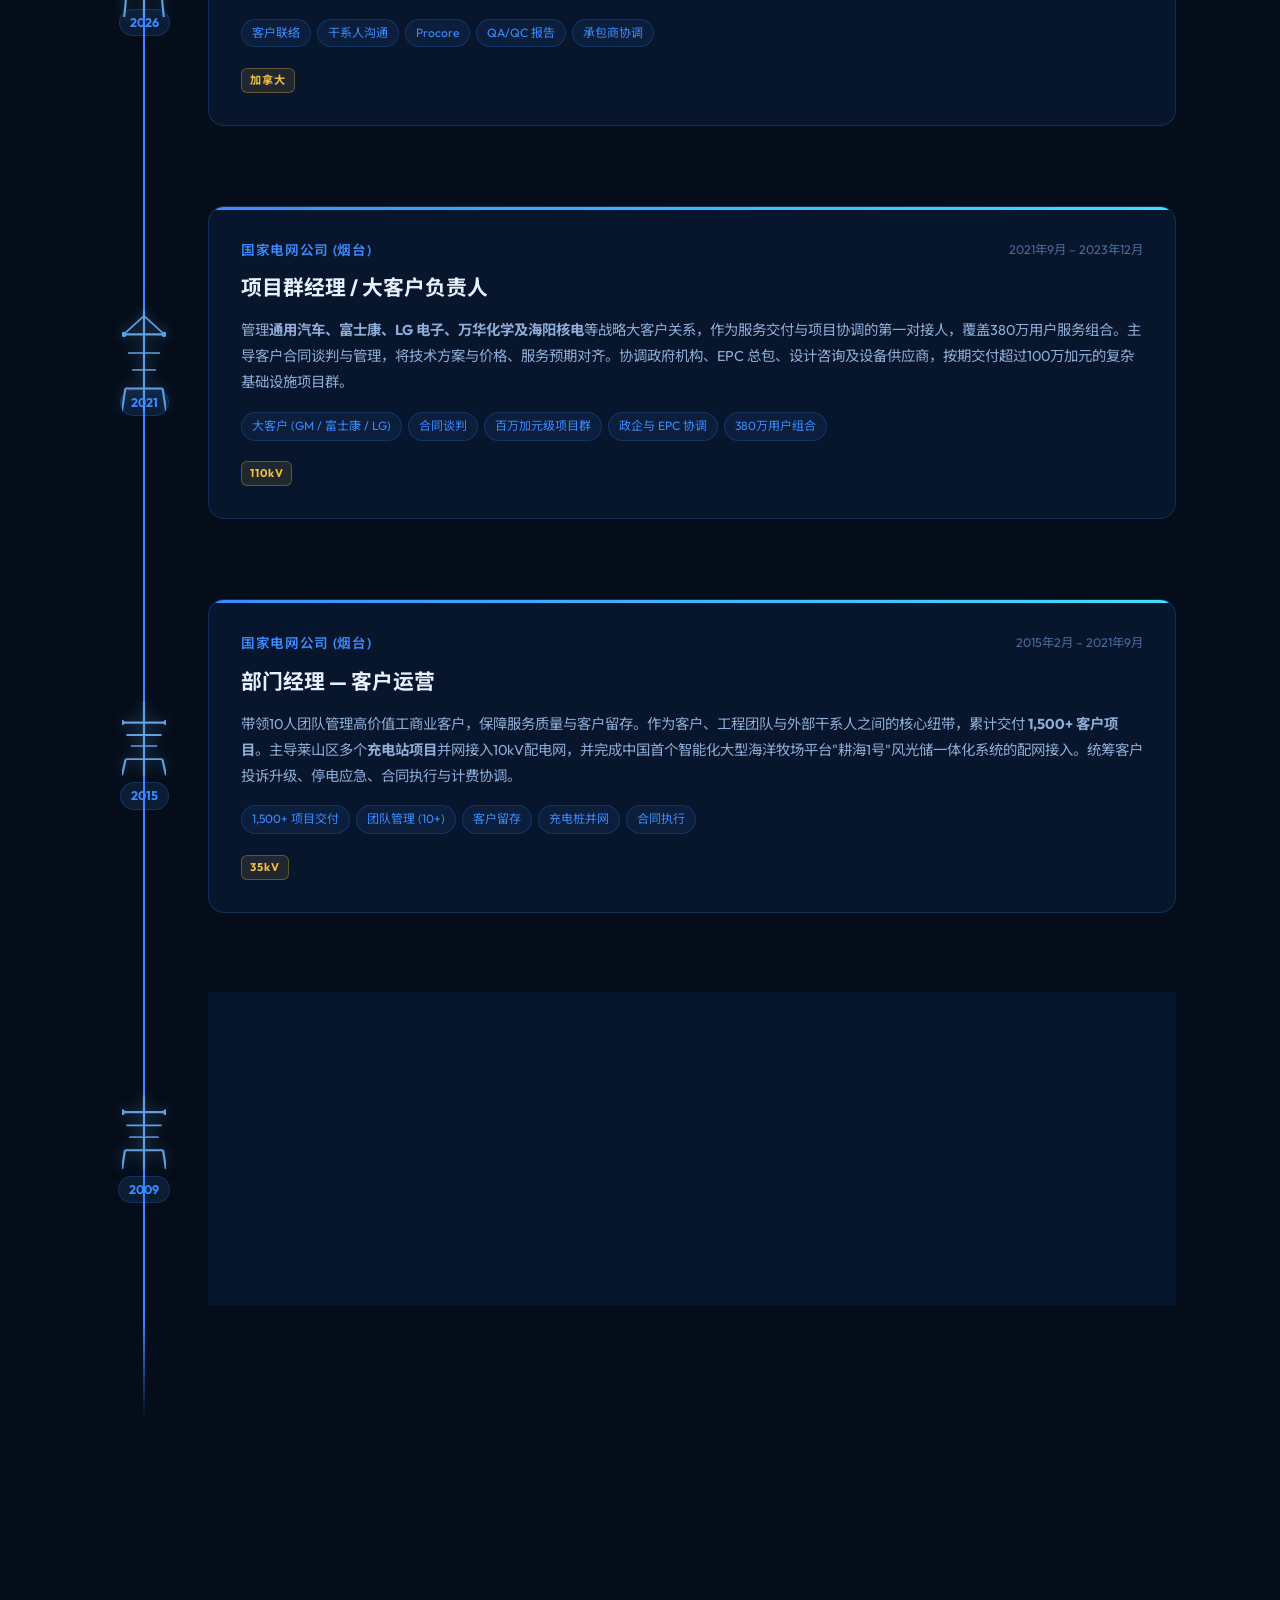
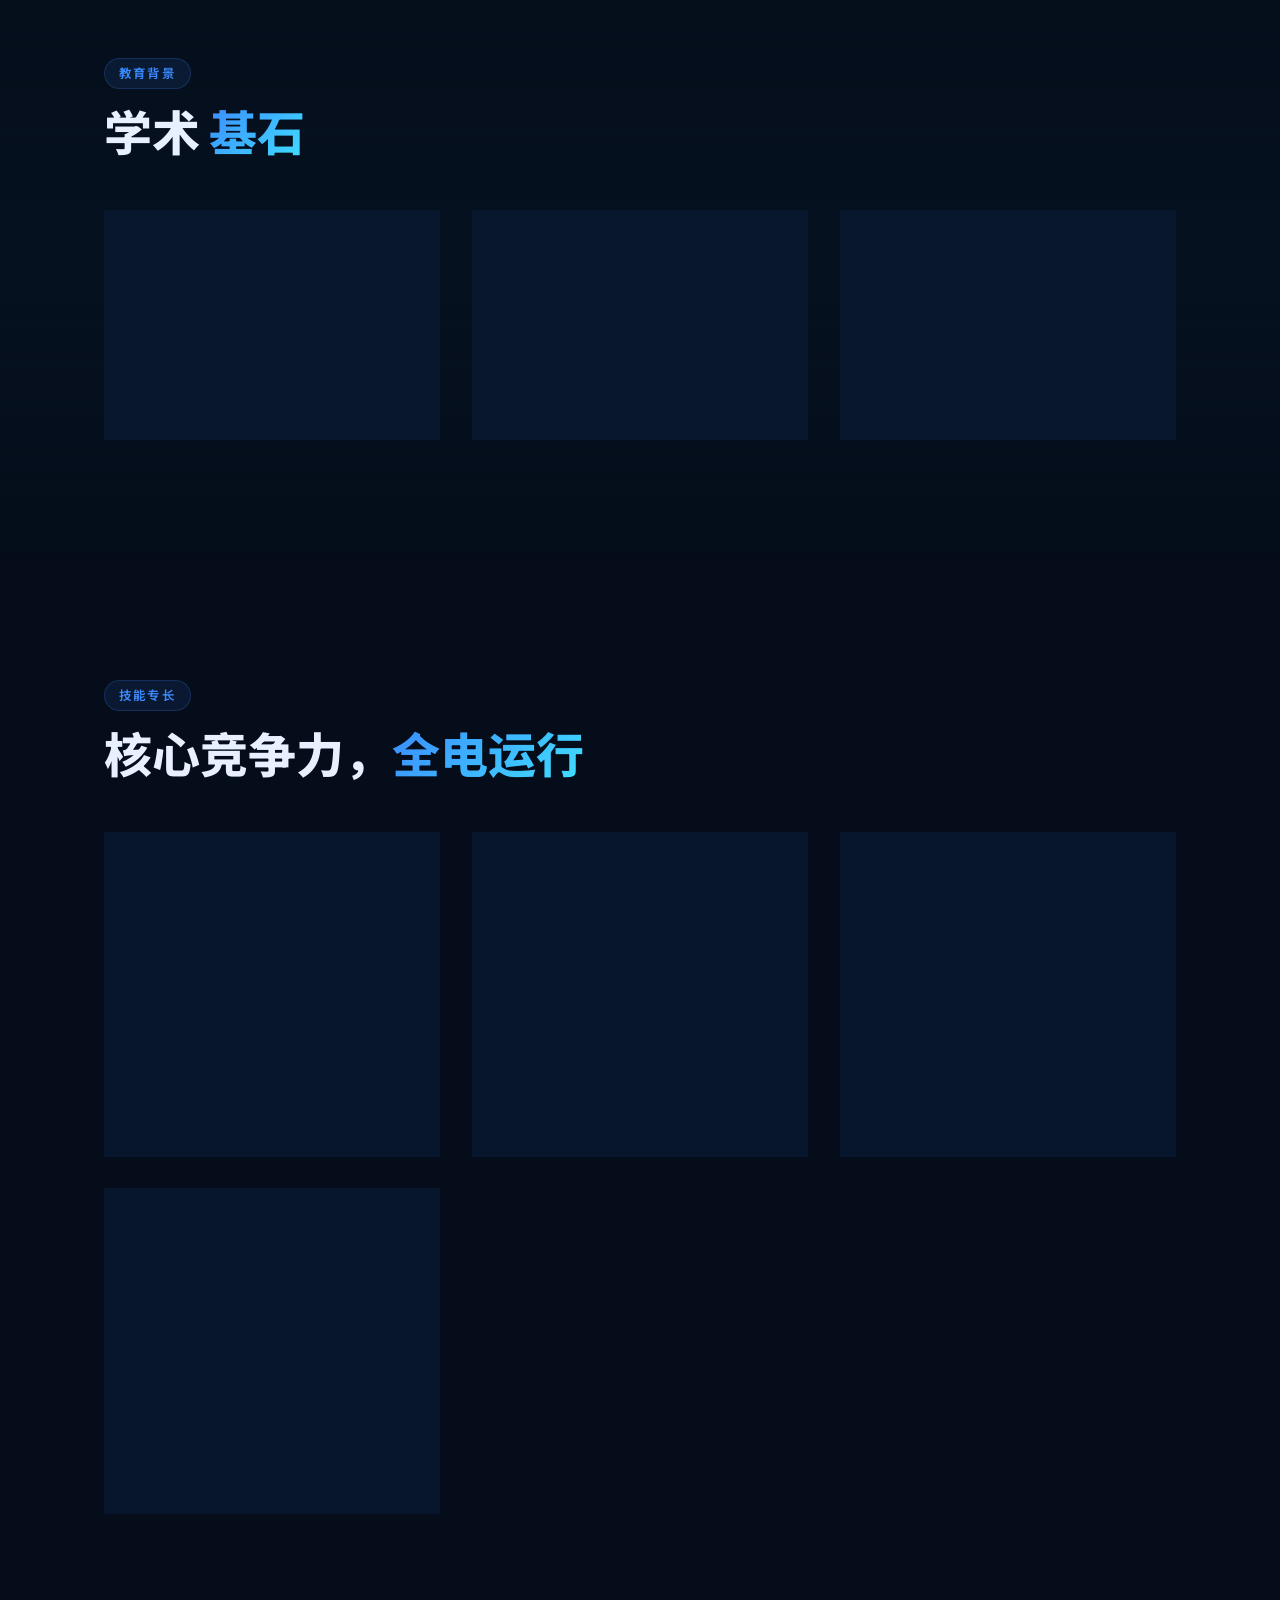
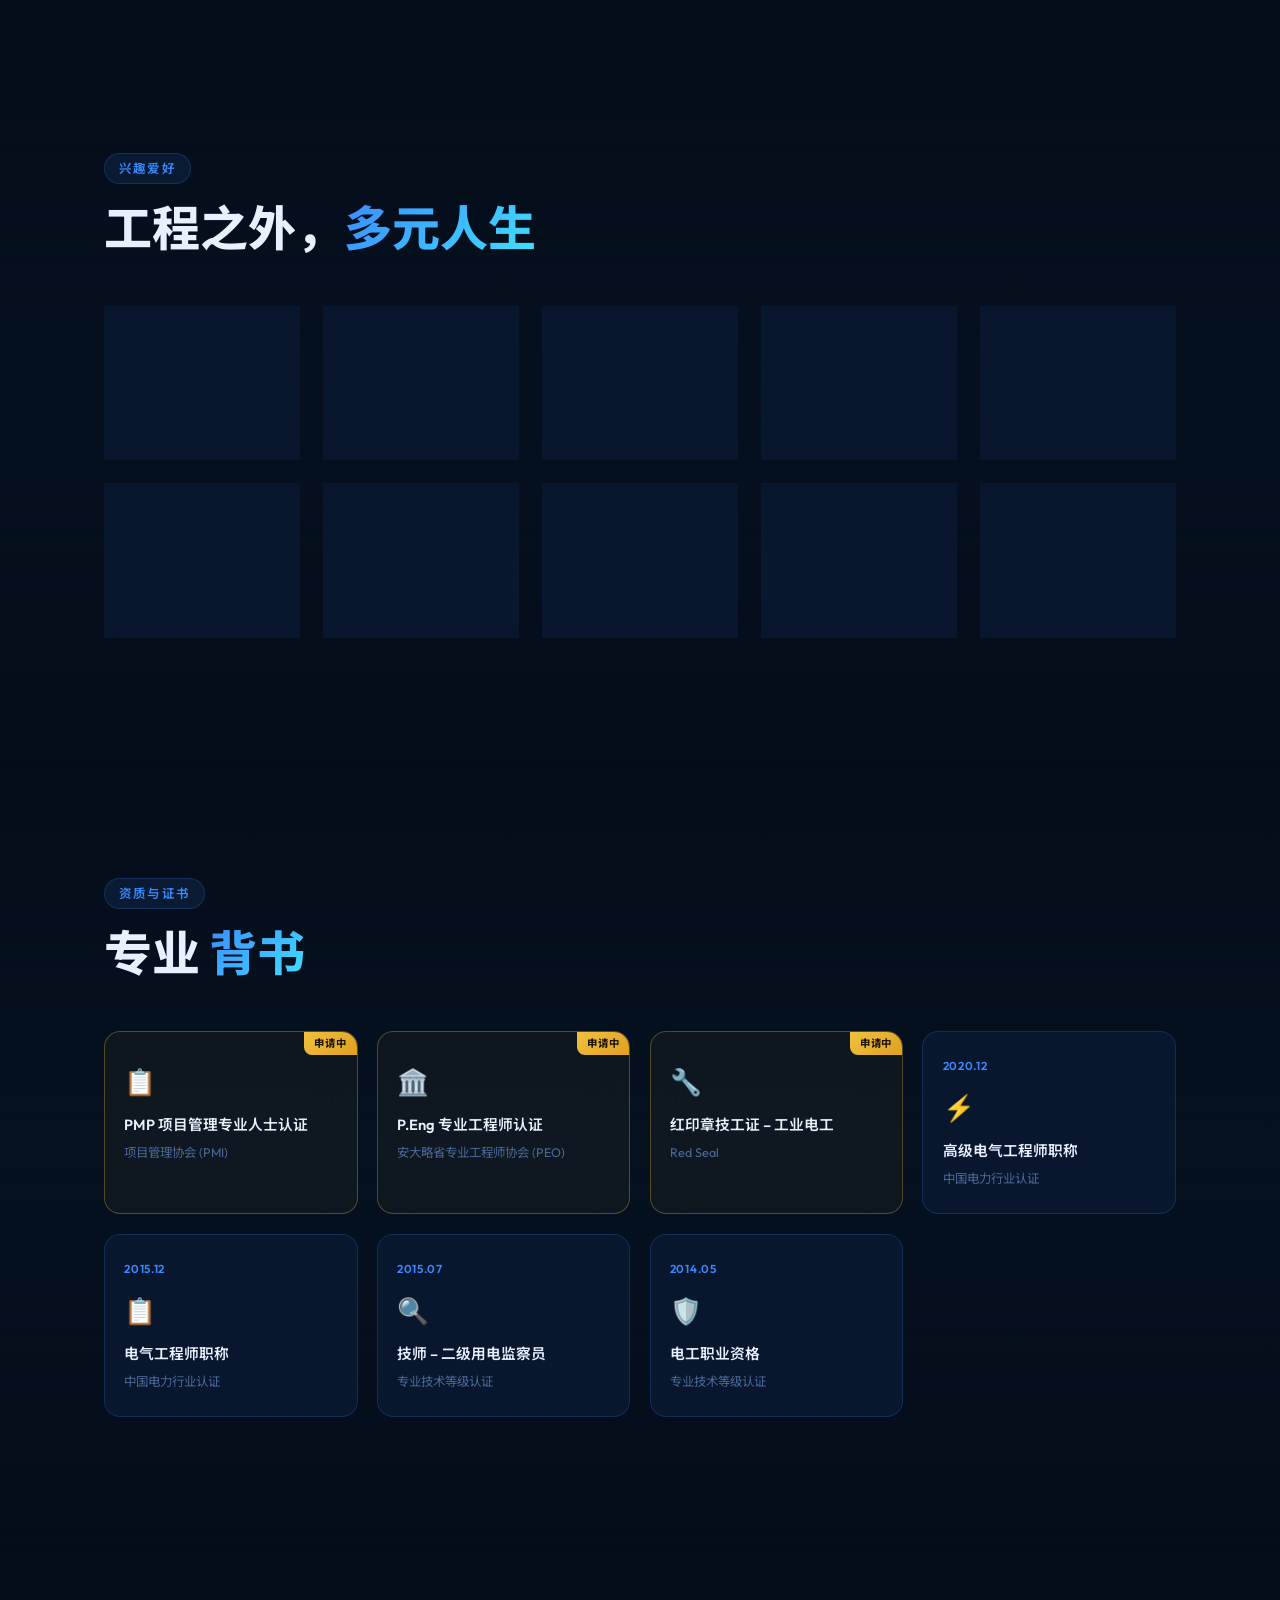
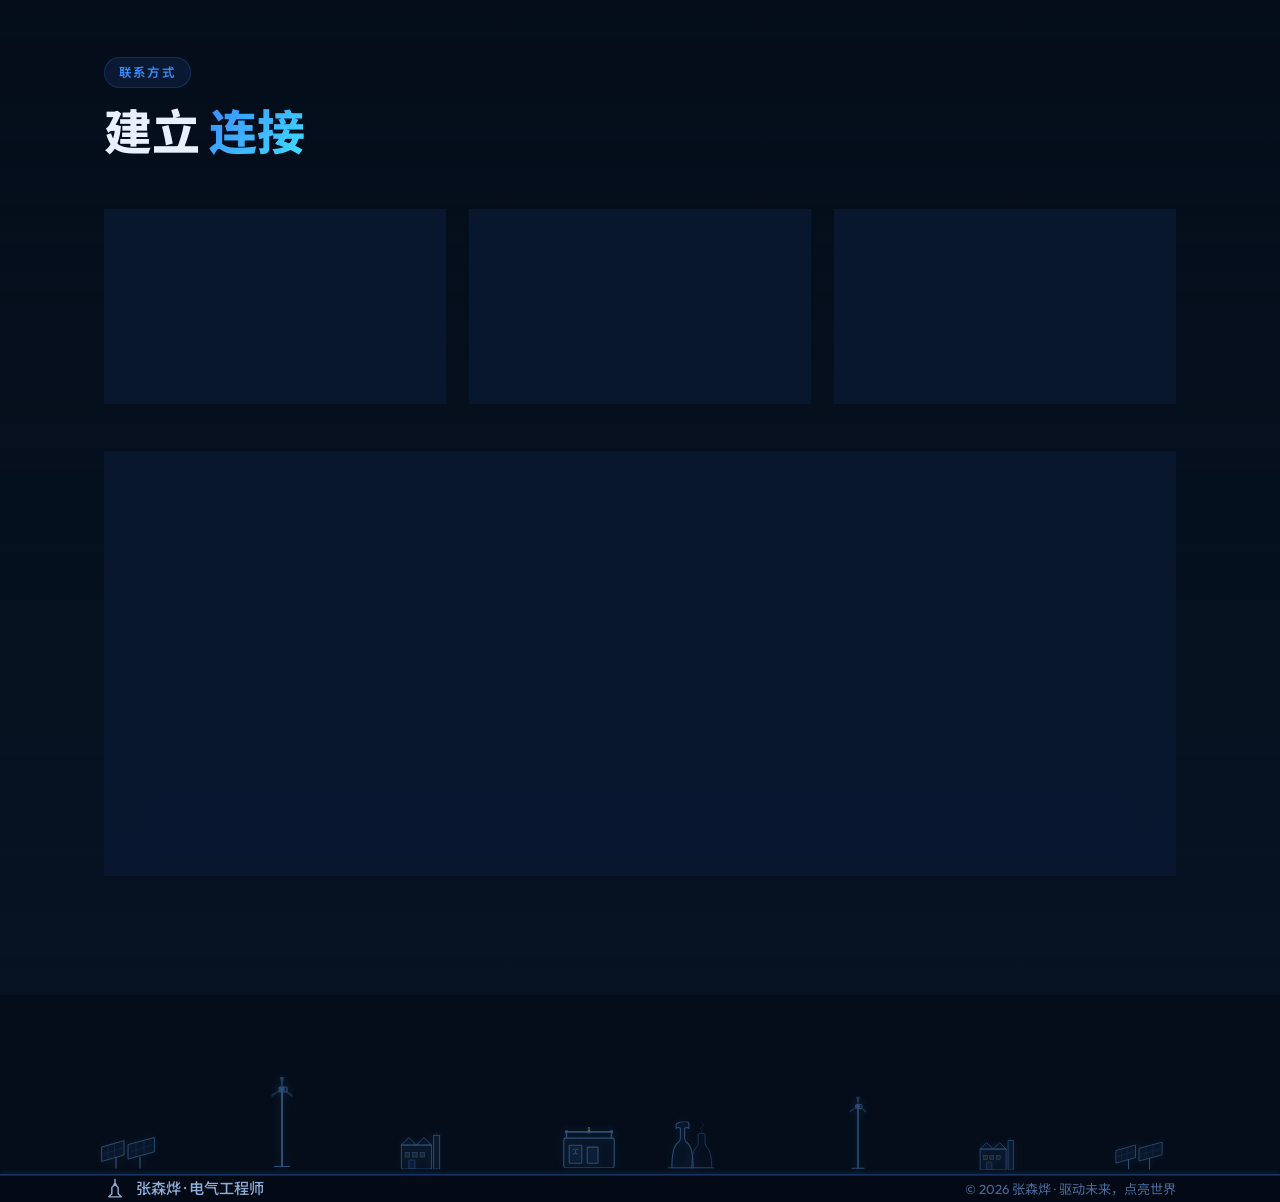
<file: index-zh.html>
<!DOCTYPE html>
<html lang="zh-CN">
<head>
  <meta charset="UTF-8" />
  <meta name="viewport" content="width=device-width, initial-scale=1.0" />
  <title>张森烨 | 大客户经理 · 技术销售 · 项目经理</title>
  <meta name="description" content="张森烨 — 拥有15年以上电力能源行业经验的大客户经理及项目经理，管理380万用户组合，服务通用汽车、富士康、LG电子等战略客户。" />
  <meta property="og:title" content="张森烨 | 大客户经理 · 技术销售 · 项目经理" />
  <meta property="og:description" content="15年+ 电力能源经验 · 380万用户组合 · 1,500+ 项目交付 · 通用汽车 / 富士康 / LG / 万华 · 现居加拿大" />
  <meta property="og:type" content="website" />
  <meta property="og:url" content="https://isparkyou-github.github.io/index-zh.html" />
  <link rel="preconnect" href="https://fonts.googleapis.com" />
  <link rel="preconnect" href="https://fonts.gstatic.com" crossorigin />
  <link href="https://fonts.googleapis.com/css2?family=Outfit:wght@300;400;500;600;700;900&family=Noto+Sans+SC:wght@300;400;500;700&display=swap" rel="stylesheet" />
  <link rel="stylesheet" href="style.css" />
</head>
<body class="lang-zh">

<!-- 粒子帆布背景 -->
<canvas id="bgCanvas"></canvas>

<!-- 导航栏 -->
<nav class="navbar" id="navbar">
  <div class="nav-logo">
    <svg width="28" height="28" viewBox="0 0 28 28" fill="none">
      <path d="M14 2L14 8M14 8L10 12M14 8L18 12M10 12L10 20M18 12L18 20M10 20L6 24M18 20L22 24M6 24L22 24" stroke="currentColor" stroke-width="1.8" stroke-linecap="round"/>
      <circle cx="14" cy="8" r="2" fill="currentColor"/>
    </svg>
    <span>张森烨</span>
  </div>
  <ul class="nav-links">
    <li><a href="#hero">首页</a></li>
    <li><a href="#about">关于我</a></li>
    <li><a href="#timeline">工作经验</a></li>
    <li><a href="#education">教育背景</a></li>
    <li><a href="#skills">技能专长</a></li>
    <li><a href="#hobbies">兴趣爱好</a></li>
    <li><a href="#certs">资质证书</a></li>
    <li><a href="#contact">联系我</a></li>
    <li><a href="index.html" class="lang-btn">🇺🇸 English</a></li>
  </ul>
  <div class="nav-toggle" id="navToggle">
    <span></span><span></span><span></span>
  </div>
</nav>

<!-- Hero 封面部分 -->
<section class="hero" id="hero">
  <div class="grid-scene" id="gridScene">
    <svg id="powerLineSvg" xmlns="http://www.w3.org/2000/svg" preserveAspectRatio="xMidYMax meet"></svg>
    <div class="tower-container" id="towerContainer"></div>
  </div>

  <div class="hero-content">
    <div class="hero-badge">🤝 大客户经理 · 技术销售 · 项目经理</div>
    <h1 class="hero-title">
      <span class="name-cn">张 森 烨</span>
      <span class="name-en">Senye Zhang</span>
    </h1>
    <p class="hero-subtitle">电力能源 · 大客户管理 · 商务拓展 · 项目交付</p>
    <div class="hero-stats">
      <div class="stat">
        <span class="stat-num">15+</span>
        <span class="stat-label">从业年数</span>
      </div>
      <div class="stat-div"></div>
      <div class="stat">
        <span class="stat-num">380万</span>
        <span class="stat-label">用户组合</span>
      </div>
      <div class="stat-div"></div>
      <div class="stat">
        <span class="stat-num">1,500+</span>
        <span class="stat-label">项目交付</span>
      </div>
    </div>
    <div class="hero-cta">
      <a href="#timeline" class="btn-primary">工作履历</a>
      <a href="#contact" class="btn-secondary">联系我</a>
    </div>
  </div>

  <div class="scroll-hint">
    <span>向下滑动探索</span>
    <div class="scroll-arrow"></div>
  </div>
</section>

<!-- 关于我部分 -->
<section class="about" id="about">
  <div class="container">
    <div class="section-tag">关于我</div>
    <h2 class="section-title">连接电力，<span class="highlight">赋能基础设施</span></h2>
    <div class="about-grid">
      <div class="about-photo">
        <div class="photo-frame">
          <div class="photo-inner">
            <svg viewBox="0 0 160 180" fill="none" xmlns="http://www.w3.org/2000/svg">
              <circle cx="80" cy="55" r="30" fill="url(#avatarGrad)"/>
              <path d="M50 85 Q80 110 110 85 L120 180 L40 180 Z" fill="url(#avatarGrad2)"/>
              <path d="M80 25 L75 40 L85 40 Z" fill="#f0c040" opacity="0.7"/>
              <defs>
                <linearGradient id="avatarGrad" x1="50" y1="25" x2="110" y2="85" gradientUnits="userSpaceOnUse">
                  <stop offset="0%" stop-color="#60a8fb"/>
                  <stop offset="100%" stop-color="#3b6fd4"/>
                </linearGradient>
                <linearGradient id="avatarGrad2" x1="40" y1="85" x2="120" y2="180" gradientUnits="userSpaceOnUse">
                  <stop offset="0%" stop-color="#2a4a8a"/>
                  <stop offset="100%" stop-color="#1a2d5a"/>
                </linearGradient>
              </defs>
            </svg>
          </div>
          <div class="photo-badge">
            <svg width="20" height="20" viewBox="0 0 24 24" fill="none">
              <path d="M13 2L3 14h9l-1 8 10-12h-9l1-8z" fill="currentColor"/>
            </svg>
            P.Eng (认证中)
          </div>
        </div>
      </div>
      <div class="about-text">
        <p class="about-intro">
          拥有 <strong>15年以上国家电网公司 (SGCC)</strong> 工作经验的<strong>大客户经理</strong>及<strong>项目经理</strong>，管理覆盖 <strong>380万用户</strong>（含40万工商业客户）的服务组合，业务横跨电力配网、新能源并网及电网现代化升级。
        </p>
        <p>
          长期担任<strong>通用汽车、富士康、LG 电子、万华化学、海阳核电</strong>等战略客户的信赖客户经理。主导商务谈判并交付多个超过 <strong>100万加元</strong> 的资本项目，全程覆盖商机识别、合同签订到投运移交，熟练协调政府机构、EPC 总包、设计院及设备供应商等多方资源。目前正在加拿大考取 PMP、P.Eng 及 Red Seal 认证。
        </p>
        <blockquote class="about-quote">
          我同时讲两种语言 —— 工程与商业。十五年来，我把技术复杂性转化为商业价值，把客户变成长期伙伴。
        </blockquote>
        <ul style="margin-top: 1.5rem; margin-bottom: 2rem; padding-left: 1.2rem; line-height: 1.7; color: var(--text-primary);">
          <li style="margin-bottom: 0.8rem;"><strong>大客户与商务拓展：</strong>负责高价值工业客户的获取、增长与留存，在制造、石化、数据中心及公共事业领域建立了长期合作关系。</li>
          <li style="margin-bottom: 0.8rem;"><strong>技术销售与解决方案：</strong>将复杂技术需求转化为方案建议书与价值型解决方案，能够向 CTO/CFO 级决策者清晰阐述"光伏+储能+充电"一体化投资回报。</li>
          <li><strong>项目与项目群管理：</strong>累计按时按预算交付 1,500+ 项目（含百万加元级项目群），从合同谈判到送电投运全生命周期负责。PMP 认证考取中。</li>
        </ul>
        <div class="about-tags">
          <span class="tag">大客户管理</span>
          <span class="tag">商务拓展</span>
          <span class="tag">技术销售</span>
          <span class="tag">合同谈判</span>
          <span class="tag">项目管理</span>
          <span class="tag">干系人协调</span>
          <span class="tag">CRM / ERP</span>
          <span class="tag">充电桩基础设施</span>
          <span class="tag">光伏与储能</span>
          <span class="tag">需求响应</span>
          <span class="tag">政企关系</span>
          <span class="tag">高压电力系统 (10kV–220kV)</span>
        </div>
        <div class="about-links">
          <a href="mailto:zhangsenye@gmail.com" class="about-link" id="emailLink">
            <svg width="18" height="18" viewBox="0 0 24 24" fill="none" stroke="currentColor" stroke-width="2"><rect x="2" y="4" width="20" height="16" rx="2"/><path d="m22 7-8.97 5.7a1.94 1.94 0 0 1-2.06 0L2 7"/></svg>
            zhangsenye@gmail.com
          </a>
          <a href="tel:+16728661836" class="about-link" id="phoneLink">
            <svg width="18" height="18" viewBox="0 0 24 24" fill="none" stroke="currentColor" stroke-width="2"><path d="M22 16.92v3a2 2 0 0 1-2.18 2 19.79 19.79 0 0 1-8.63-3.07A19.5 19.5 0 0 1 4.69 13a19.79 19.79 0 0 1-3.07-8.67A2 2 0 0 1 3.6 2.18h3a2 2 0 0 1 2 1.72c.127.96.361 1.903.7 2.81a2 2 0 0 1-.45 2.11L7.91 9.91a16 16 0 0 0 6.16 6.16l.91-.91a2 2 0 0 1 2.11-.45c.907.339 1.85.573 2.81.7A2 2 0 0 1 22 16.92z"/></svg>
            (672) 866-1836
          </a>
          <a href="https://www.linkedin.com/in/zhangsenye" class="about-link" id="linkedinLink" target="_blank">
            <svg width="18" height="18" viewBox="0 0 24 24" fill="none" stroke="currentColor" stroke-width="2"><path d="M16 8a6 6 0 0 1 6 6v7h-4v-7a2 2 0 0 0-2-2 2 2 0 0 0-2 2v7h-4v-7a6 6 0 0 1 6-6z"/><rect x="2" y="9" width="4" height="12"/><circle cx="4" cy="4" r="2"/></svg>
            linkedin.com/in/zhangsenye
          </a>
        </div>
      </div>
    </div>
  </div>
</section>

<!-- 工作履历部分 -->
<section class="timeline-section" id="timeline">
  <div class="container">
    <div class="section-tag">职业履历</div>
    <h2 class="section-title">基建为骨，<span class="highlight">电力为魂</span></h2>
    <p class="section-sub">从 10kV 配电到 220kV 输电 — 在电网建设中磨砺成长</p>

    <div class="timeline-grid-scene" id="timelineScene">
      <canvas id="timelineCanvas"></canvas>
    </div>

    <div class="timeline" id="timeline-cards">

      <!-- Job 1: Almex Canada -->
      <div class="timeline-item" data-index="0" id="tower0">
        <div class="timeline-card" id="card0">
          <div class="card-header">
            <div class="card-company">Almex Canada Limited</div>
            <div class="card-period">2026年3月 – 至今</div>
          </div>
          <div class="card-role">电气工程师 — 客户解决方案</div>
          <p class="card-desc">
            对接客户与内部团队，将技术需求转化为定制化解决方案，支持报价、方案建议书编制及产品定制。参与客户会议与需求调研，深化客户关系以推动客户留存与复购。协调工程、生产及服务团队，确保项目范围、时间表与商务承诺的一致性。
          </p>
          <div class="card-tags">
            <span>客户解决方案</span>
            <span>方案建议书</span>
            <span>技术销售支持</span>
            <span>跨团队协调</span>
          </div>
          <div class="card-voltage">加拿大</div>
        </div>
        <div class="timeline-marker">
          <div class="tower-icon">
            <svg viewBox="0 0 40 80" fill="none" xmlns="http://www.w3.org/2000/svg">
              <line x1="20" y1="0" x2="20" y2="80" stroke="currentColor" stroke-width="2"/>
              <line x1="5" y1="20" x2="35" y2="20" stroke="currentColor" stroke-width="2"/>
              <line x1="10" y1="35" x2="30" y2="35" stroke="currentColor" stroke-width="2"/>
              <line x1="5" y1="20" x2="20" y2="8" stroke="currentColor" stroke-width="1.5"/>
              <line x1="35" y1="20" x2="20" y2="8" stroke="currentColor" stroke-width="1.5"/>
              <line x1="10" y1="35" x2="5" y2="20" stroke="currentColor" stroke-width="1.5"/>
              <line x1="30" y1="35" x2="35" y2="20" stroke="currentColor" stroke-width="1.5"/>
              <line x1="5" y1="50" x2="35" y2="50" stroke="currentColor" stroke-width="2"/>
              <line x1="5" y1="50" x2="10" y2="35" stroke="currentColor" stroke-width="1.5"/>
              <line x1="35" y1="50" x2="30" y2="35" stroke="currentColor" stroke-width="1.5"/>
              <line x1="5" y1="50" x2="2" y2="80" stroke="currentColor" stroke-width="2"/>
              <line x1="35" y1="50" x2="38" y2="80" stroke="currentColor" stroke-width="2"/>
              <circle cx="5" cy="20" r="2.5" fill="currentColor"/>
              <circle cx="35" cy="20" r="2.5" fill="currentColor"/>
              <circle cx="10" cy="35" r="2" fill="currentColor"/>
              <circle cx="30" cy="35" r="2" fill="currentColor"/>
            </svg>
          </div>
          <div class="timeline-year">2026</div>
        </div>
      </div>

      <!-- Job 2: Artelia Canada -->
      <div class="timeline-item right" data-index="1" id="tower1">
        <div class="timeline-marker">
          <div class="tower-icon">
             <svg viewBox="0 0 40 80" fill="none" xmlns="http://www.w3.org/2000/svg">
               <line x1="20" y1="0" x2="20" y2="80" stroke="currentColor" stroke-width="2"/>
               <line x1="5" y1="20" x2="35" y2="20" stroke="currentColor" stroke-width="2"/>
               <line x1="10" y1="35" x2="30" y2="35" stroke="currentColor" stroke-width="2"/>
               <line x1="5" y1="20" x2="20" y2="8" stroke="currentColor" stroke-width="1.5"/>
               <line x1="35" y1="20" x2="20" y2="8" stroke="currentColor" stroke-width="1.5"/>
               <line x1="10" y1="35" x2="5" y2="20" stroke="currentColor" stroke-width="1.5"/>
               <line x1="30" y1="35" x2="35" y2="20" stroke="currentColor" stroke-width="1.5"/>
               <line x1="5" y1="50" x2="35" y2="50" stroke="currentColor" stroke-width="2"/>
               <line x1="5" y1="50" x2="10" y2="35" stroke="currentColor" stroke-width="1.5"/>
               <line x1="35" y1="50" x2="30" y2="35" stroke="currentColor" stroke-width="1.5"/>
               <line x1="5" y1="50" x2="2" y2="80" stroke="currentColor" stroke-width="2"/>
               <line x1="35" y1="50" x2="38" y2="80" stroke="currentColor" stroke-width="2"/>
               <circle cx="5" cy="20" r="2.5" fill="currentColor"/>
               <circle cx="35" cy="20" r="2.5" fill="currentColor"/>
               <circle cx="10" cy="35" r="2" fill="currentColor"/>
               <circle cx="30" cy="35" r="2" fill="currentColor"/>
             </svg>
          </div>
          <div class="timeline-year">2026</div>
        </div>
        <div class="timeline-card" id="card1">
          <div class="card-header">
            <div class="card-company">Artelia Canada</div>
            <div class="card-period">2026年1月 – 2026年2月</div>
          </div>
          <div class="card-role">项目协调员 / 客户联络人</div>
          <p class="card-desc">
            作为承包商、工程师与项目干系人之间的核心联络人，确保项目执行全程沟通顺畅、目标一致。统筹现场勘检并监督承包商绩效，确保符合规范、进度与安全标准。使用 Procore 编制 QA/QC 与进度报告，支持与客户的透明化沟通，并推动整改措施落地以改善项目成果。
          </p>
          <div class="card-tags">
            <span>客户联络</span>
            <span>干系人沟通</span>
            <span>Procore</span>
            <span>QA/QC 报告</span>
            <span>承包商协调</span>
          </div>
          <div class="card-voltage">加拿大</div>
        </div>
      </div>

      <!-- Job 3: State Grid Senior -->
      <div class="timeline-item" data-index="2" id="tower2">
        <div class="timeline-card" id="card2">
          <div class="card-header">
            <div class="card-company">国家电网公司 (烟台)</div>
            <div class="card-period">2021年9月 – 2023年12月</div>
          </div>
          <div class="card-role">项目群经理 / 大客户负责人</div>
          <p class="card-desc">
            管理<strong>通用汽车、富士康、LG 电子、万华化学及海阳核电</strong>等战略大客户关系，作为服务交付与项目协调的第一对接人，覆盖380万用户服务组合。主导客户合同谈判与管理，将技术方案与价格、服务预期对齐。协调政府机构、EPC 总包、设计咨询及设备供应商，按期交付超过100万加元的复杂基础设施项目群。
          </p>
          <div class="card-tags">
            <span>大客户 (GM / 富士康 / LG)</span>
            <span>合同谈判</span>
            <span>百万加元级项目群</span>
            <span>政企与 EPC 协调</span>
            <span>380万用户组合</span>
          </div>
          <div class="card-voltage">110kV</div>
        </div>
        <div class="timeline-marker">
          <div class="tower-icon">
            <svg viewBox="0 0 52 120" fill="none" xmlns="http://www.w3.org/2000/svg">
              <line x1="26" y1="2" x2="26" y2="120" stroke="currentColor" stroke-width="2.5"/>
              <line x1="2" y1="30" x2="50" y2="30" stroke="currentColor" stroke-width="2.5"/>
              <line x1="7" y1="52" x2="45" y2="52" stroke="currentColor" stroke-width="2"/>
              <line x1="12" y1="72" x2="40" y2="72" stroke="currentColor" stroke-width="1.8"/>
              <line x1="2" y1="30" x2="26" y2="8" stroke="currentColor" stroke-width="2"/>
              <line x1="50" y1="30" x2="26" y2="8" stroke="currentColor" stroke-width="2"/>
              <line x1="4" y1="94" x2="48" y2="94" stroke="currentColor" stroke-width="2.2"/>
              <line x1="4" y1="94" x2="0" y2="120" stroke="currentColor" stroke-width="2.5"/>
              <line x1="48" y1="94" x2="52" y2="120" stroke="currentColor" stroke-width="2.5"/>
              <circle cx="2" cy="30" r="3" fill="currentColor"/>
              <circle cx="50" cy="30" r="3" fill="currentColor"/>
            </svg>
          </div>
          <div class="timeline-year">2021</div>
        </div>
      </div>

      <!-- Job 4: State Grid Department Manager -->
      <div class="timeline-item right" data-index="3" id="tower3">
        <div class="timeline-marker">
          <div class="tower-icon">
            <svg viewBox="0 0 60 100" fill="none" xmlns="http://www.w3.org/2000/svg">
              <line x1="30" y1="0" x2="30" y2="100" stroke="currentColor" stroke-width="3"/>
              <line x1="0" y1="28" x2="60" y2="28" stroke="currentColor" stroke-width="3"/>
              <line x1="6" y1="45" x2="54" y2="45" stroke="currentColor" stroke-width="2.5"/>
              <line x1="12" y1="60" x2="48" y2="60" stroke="currentColor" stroke-width="2"/>
              <line x1="5" y1="78" x2="55" y2="78" stroke="currentColor" stroke-width="2.5"/>
              <line x1="5" y1="78" x2="0" y2="100" stroke="currentColor" stroke-width="3"/>
              <line x1="55" y1="78" x2="60" y2="100" stroke="currentColor" stroke-width="3"/>
              <circle cx="0" cy="28" r="3.5" fill="currentColor"/>
              <circle cx="60" cy="28" r="3.5" fill="currentColor"/>
            </svg>
          </div>
          <div class="timeline-year">2015</div>
        </div>
        <div class="timeline-card" id="card3">
          <div class="card-header">
            <div class="card-company">国家电网公司 (烟台)</div>
            <div class="card-period">2015年2月 – 2021年9月</div>
          </div>
          <div class="card-role">部门经理 — 客户运营</div>
          <p class="card-desc">
            带领10人团队管理高价值工商业客户，保障服务质量与客户留存。作为客户、工程团队与外部干系人之间的核心纽带，累计交付 <strong>1,500+ 客户项目</strong>。主导莱山区多个<strong>充电站项目</strong>并网接入10kV配电网，并完成中国首个智能化大型海洋牧场平台"耕海1号"风光储一体化系统的配网接入。统筹客户投诉升级、停电应急、合同执行与计费协调。
          </p>
          <div class="card-tags">
            <span>1,500+ 项目交付</span>
            <span>团队管理 (10+)</span>
            <span>客户留存</span>
            <span>充电桩并网</span>
            <span>合同执行</span>
          </div>
          <div class="card-voltage">35kV</div>
        </div>
      </div>

      <!-- Job 5: State Grid Engineer -->
      <div class="timeline-item" data-index="4" id="tower4">
        <div class="timeline-card" id="card4">
          <div class="card-header">
            <div class="card-company">国家电网公司 (烟台)</div>
            <div class="card-period">2009年7月 – 2015年2月</div>
          </div>
          <div class="card-role">项目经理 / 客户账户协调员</div>
          <p class="card-desc">
            负责工商业客户的接入与服务交付，包括合同起草与技术咨询。通过 ERP/CRM 系统维护超过 <strong>39万用户</strong> 的服务记录与合同档案。统筹烟台全市分布式光伏项目组合的并网、审批与服务交付。代表公司开展政府协调与干系人沟通，主导重大公共活动的供电保障，通过持续沟通与问题化解建立长期客户关系。
          </p>
          <div class="card-tags">
            <span>39万+ 用户体系</span>
            <span>合同起草</span>
            <span>ERP / CRM</span>
            <span>光伏项目组合管理</span>
            <span>政企关系</span>
          </div>
          <div class="card-voltage">10kV</div>
        </div>
        <div class="timeline-marker">
          <div class="tower-icon">
            <svg viewBox="0 0 60 100" fill="none" xmlns="http://www.w3.org/2000/svg">
              <line x1="30" y1="0" x2="30" y2="100" stroke="currentColor" stroke-width="3"/>
              <line x1="0" y1="22" x2="60" y2="22" stroke="currentColor" stroke-width="3"/>
              <line x1="6" y1="40" x2="54" y2="40" stroke="currentColor" stroke-width="2.5"/>
              <line x1="10" y1="56" x2="50" y2="56" stroke="currentColor" stroke-width="2"/>
              <line x1="4" y1="74" x2="56" y2="74" stroke="currentColor" stroke-width="2.5"/>
              <line x1="4" y1="74" x2="0" y2="100" stroke="currentColor" stroke-width="3"/>
              <line x1="56" y1="74" x2="60" y2="100" stroke="currentColor" stroke-width="3"/>
              <circle cx="0" cy="22" r="4" fill="currentColor"/>
              <circle cx="60" cy="22" r="4" fill="currentColor"/>
            </svg>
          </div>
          <div class="timeline-year">2009</div>
        </div>
      </div>

    </div>
  </div>
</section>

<!-- 教育背景部分 -->
<section class="education" id="education">
  <div class="container">
    <div class="section-tag">教育背景</div>
    <h2 class="section-title">学术 <span class="highlight">基石</span></h2>
    <div class="edu-grid">
      <div class="edu-card" id="edu0">
        <div class="edu-icon">🎓</div>
        <div class="edu-info">
          <div class="edu-school">Lakehead University</div>
          <div class="edu-degree">工程硕士 — 电气与计算机工程</div>
          <div class="edu-year">2024.09 – 2025.08 · 安大略省雷湾</div>
          <p>主研电气工程系统及计算机工程高级应用</p>
        </div>
      </div>
      <div class="edu-card" id="edu1">
        <div class="edu-icon">📚</div>
        <div class="edu-info">
          <div class="edu-school">山东大学</div>
          <div class="edu-degree">工程硕士 — 电气工程</div>
          <div class="edu-year">2013.03 – 2015.12 · 山东</div>
          <p>深耕电力系统及其自动化领域研究</p>
        </div>
      </div>
      <div class="edu-card" id="edu2">
        <div class="edu-icon">⚡</div>
        <div class="edu-info">
          <div class="edu-school">华北电力大学</div>
          <div class="edu-degree">工学学士 — 电气工程及其自动化</div>
          <div class="edu-year">2005.09 – 2009.07 · 北京</div>
          <p>电力系统工程与技术管理的基础摇篮</p>
        </div>
      </div>
    </div>
  </div>
</section>

<!-- 技能专长部分 -->
<section class="skills" id="skills">
  <div class="container">
    <div class="section-tag">技能专长</div>
    <h2 class="section-title">核心竞争力，<span class="highlight">全电运行</span></h2>
    <div class="skills-grid">
      <div class="skill-category" id="skill0">
        <div class="skill-cat-icon">🤝</div>
        <h3>大客户与销售</h3>
        <div class="skill-bars">
          <div class="skill-item">
            <div class="skill-name">大客户管理与客户留存</div>
            <div class="skill-bar"><div class="skill-fill" data-width="95"></div></div>
          </div>
          <div class="skill-item">
            <div class="skill-name">合同谈判与全生命周期管理</div>
            <div class="skill-bar"><div class="skill-fill" data-width="92"></div></div>
          </div>
          <div class="skill-item">
            <div class="skill-name">技术销售与解决方案</div>
            <div class="skill-bar"><div class="skill-fill" data-width="90"></div></div>
          </div>
        </div>
      </div>
      <div class="skill-category" id="skill1">
        <div class="skill-cat-icon">📋</div>
        <h3>项目管理</h3>
        <div class="skill-bars">
          <div class="skill-item">
            <div class="skill-name">项目与项目群管理（百万加元级）</div>
            <div class="skill-bar"><div class="skill-fill" data-width="93"></div></div>
          </div>
          <div class="skill-item">
            <div class="skill-name">干系人与政企 / EPC 协调</div>
            <div class="skill-bar"><div class="skill-fill" data-width="95"></div></div>
          </div>
          <div class="skill-item">
            <div class="skill-name">PMP（认证中）</div>
            <div class="skill-bar"><div class="skill-fill" data-width="85"></div></div>
          </div>
        </div>
      </div>
      <div class="skill-category" id="skill2">
        <div class="skill-cat-icon">⚡</div>
        <h3>工程根基</h3>
        <div class="skill-bars">
          <div class="skill-item">
            <div class="skill-name">高压电力系统 (10kV–220kV)</div>
            <div class="skill-bar"><div class="skill-fill" data-width="95"></div></div>
          </div>
          <div class="skill-item">
            <div class="skill-name">光伏 / 储能 / 充电桩一体化</div>
            <div class="skill-bar"><div class="skill-fill" data-width="90"></div></div>
          </div>
          <div class="skill-item">
            <div class="skill-name">P.Eng（认证中）</div>
            <div class="skill-bar"><div class="skill-fill" data-width="85"></div></div>
          </div>
        </div>
      </div>
      <div class="skill-category" id="skill3">
        <div class="skill-cat-icon">🖥️</div>
        <h3>工具与数字化</h3>
        <div class="skill-bars">
          <div class="skill-item">
            <div class="skill-name">CRM / ERP 与销售管线管理</div>
            <div class="skill-bar"><div class="skill-fill" data-width="90"></div></div>
          </div>
          <div class="skill-item">
            <div class="skill-name">Procore</div>
            <div class="skill-bar"><div class="skill-fill" data-width="88"></div></div>
          </div>
          <div class="skill-item">
            <div class="skill-name">AutoCAD / PLC / Python（AI 辅助）</div>
            <div class="skill-bar"><div class="skill-fill" data-width="85"></div></div>
          </div>
        </div>
      </div>
    </div>
  </div>
</section>

<!-- 兴趣爱好部分 -->
<section class="hobbies" id="hobbies">
  <div class="container">
    <div class="section-tag">兴趣爱好</div>
    <h2 class="section-title">工程之外，<span class="highlight">多元人生</span></h2>
    <div class="hobbies-grid">

      <div class="hobby-item" id="hobby0">
        <div class="hobby-icon">
          <svg viewBox="0 0 24 24" fill="none" stroke="currentColor" stroke-width="1.5" stroke-linecap="round" stroke-linejoin="round">
            <circle cx="12" cy="12" r="10"/>
            <path d="M12 2a15.3 15.3 0 0 1 4 10 15.3 15.3 0 0 1-4 10 15.3 15.3 0 0 1-4-10 15.3 15.3 0 0 1 4-10z"/>
            <path d="M2 12h20"/>
            <path d="M4.93 4.93l4.24 4.24M14.83 14.83l4.24 4.24M4.93 19.07l4.24-4.24M14.83 9.17l4.24-4.24"/>
          </svg>
        </div>
        <span class="hobby-label">足球</span>
      </div>

      <div class="hobby-item" id="hobby1">
        <div class="hobby-icon">
          <svg viewBox="0 0 24 24" fill="none" stroke="currentColor" stroke-width="1.5" stroke-linecap="round" stroke-linejoin="round">
            <path d="M23 19a2 2 0 0 1-2 2H3a2 2 0 0 1-2-2V8a2 2 0 0 1 2-2h4l2-3h6l2 3h4a2 2 0 0 1 2 2z"/>
            <circle cx="12" cy="13" r="4"/>
          </svg>
        </div>
        <span class="hobby-label">摄影</span>
      </div>

      <div class="hobby-item" id="hobby2">
        <div class="hobby-icon">
          <svg viewBox="0 0 24 24" fill="none" stroke="currentColor" stroke-width="1.5" stroke-linecap="round" stroke-linejoin="round">
            <path d="M17 8h1a4 4 0 1 1 0 8h-1"/>
            <path d="M3 8h14v9a4 4 0 0 1-4 4H7a4 4 0 0 1-4-4Z"/>
            <line x1="6" y1="2" x2="6" y2="4"/>
            <line x1="10" y1="2" x2="10" y2="4"/>
            <line x1="14" y1="2" x2="14" y2="4"/>
          </svg>
        </div>
        <span class="hobby-label">咖啡</span>
      </div>

      <div class="hobby-item" id="hobby3">
        <div class="hobby-icon">
          <svg viewBox="0 0 24 24" fill="none" stroke="currentColor" stroke-width="1.5" stroke-linecap="round" stroke-linejoin="round">
            <line x1="6" y1="11" x2="10" y2="11"/>
            <line x1="8" y1="9" x2="8" y2="13"/>
            <line x1="15" y1="12" x2="15.01" y2="12"/>
            <line x1="18" y1="10" x2="18.01" y2="10"/>
            <rect x="2" y="6" width="20" height="12" rx="2"/>
          </svg>
        </div>
        <span class="hobby-label">游戏</span>
      </div>

      <div class="hobby-item" id="hobby4">
        <div class="hobby-icon">
          <svg viewBox="0 0 24 24" fill="none" stroke="currentColor" stroke-width="1.5" stroke-linecap="round" stroke-linejoin="round">
            <path d="M12 2a4 4 0 0 1 4 4v2a4 4 0 0 1-8 0V6a4 4 0 0 1 4-4z"/>
            <path d="M16 14h1a3 3 0 0 1 3 3v2H4v-2a3 3 0 0 1 3-3h1"/>
            <circle cx="9" cy="7" r="0.5" fill="currentColor"/>
            <circle cx="15" cy="7" r="0.5" fill="currentColor"/>
            <path d="M10 10a2 2 0 0 0 4 0"/>
          </svg>
        </div>
        <span class="hobby-label">人工智能</span>
      </div>

      <div class="hobby-item" id="hobby5">
        <div class="hobby-icon">
          <svg viewBox="0 0 24 24" fill="none" stroke="currentColor" stroke-width="1.5" stroke-linecap="round" stroke-linejoin="round">
            <path d="M11.767 19.089c4.924.868 6.14-6.025 1.216-6.894m-1.216 6.894L5.86 18.047m5.908 1.042-.347 1.97m1.563-8.864c-4.924-.868-6.14 6.025-1.215 6.894m-5.907-1.042L1.305 13.2a.961.961 0 0 1 .768-1.125l4.357-.768m1.12 6.74 6.706-12.418a.961.961 0 0 1 1.26-.413l4.005 1.92"/>
          </svg>
        </div>
        <span class="hobby-label">加密货币</span>
      </div>

      <div class="hobby-item" id="hobby6">
        <div class="hobby-icon">
          <svg viewBox="0 0 24 24" fill="none" stroke="currentColor" stroke-width="1.5" stroke-linecap="round" stroke-linejoin="round">
            <rect x="2" y="7" width="20" height="14" rx="2" ry="2"/>
            <path d="M16 3h-8l-2 4h12l-2-4z"/>
            <path d="M12 11v6"/>
            <path d="M9 14h6"/>
          </svg>
        </div>
        <span class="hobby-label">区块链</span>
      </div>

      <div class="hobby-item" id="hobby7">
        <div class="hobby-icon">
          <svg viewBox="0 0 24 24" fill="none" stroke="currentColor" stroke-width="1.5" stroke-linecap="round" stroke-linejoin="round">
            <polyline points="16 18 22 12 16 6"/>
            <polyline points="8 6 2 12 8 18"/>
            <line x1="12" y1="2" x2="12" y2="22"/>
            <path d="M19 9l-3 3 3 3"/>
            <path d="M5 9l3 3-3 3"/>
          </svg>
        </div>
        <span class="hobby-label">Vibe Coding</span>
      </div>

      <div class="hobby-item" id="hobby8">
        <div class="hobby-icon">
          <svg viewBox="0 0 24 24" fill="none" stroke="currentColor" stroke-width="1.5" stroke-linecap="round" stroke-linejoin="round">
            <rect x="2" y="2" width="20" height="20" rx="2.18" ry="2.18"/>
            <line x1="7" y1="2" x2="7" y2="22"/>
            <line x1="17" y1="2" x2="17" y2="22"/>
            <line x1="2" y1="12" x2="22" y2="12"/>
            <line x1="2" y1="7" x2="7" y2="7"/>
            <line x1="2" y1="17" x2="7" y2="17"/>
            <line x1="17" y1="7" x2="22" y2="7"/>
            <line x1="17" y1="17" x2="22" y2="17"/>
          </svg>
        </div>
        <span class="hobby-label">电影</span>
      </div>

      <div class="hobby-item" id="hobby9">
        <div class="hobby-icon">
          <svg viewBox="0 0 24 24" fill="none" stroke="currentColor" stroke-width="1.5" stroke-linecap="round" stroke-linejoin="round">
            <path d="M9 18V5l12-2v13"/>
            <circle cx="6" cy="18" r="3"/>
            <circle cx="18" cy="16" r="3"/>
          </svg>
        </div>
        <span class="hobby-label">音乐剧</span>
      </div>

    </div>
  </div>
</section>

<!-- 资质认证部分 -->
<section class="certs" id="certs">
  <div class="container">
    <div class="section-tag">资质与证书</div>
    <h2 class="section-title">专业 <span class="highlight">背书</span></h2>
    <div class="certs-grid">
      <div class="cert-card in-progress" id="certPMP">
        <div class="cert-badge">申请中</div>
        <div class="cert-icon">📋</div>
        <div class="cert-name">PMP 项目管理专业人士认证</div>
        <div class="cert-issuer">项目管理协会 (PMI)</div>
      </div>
      <div class="cert-card in-progress" id="cert0">
        <div class="cert-badge">申请中</div>
        <div class="cert-icon">🏛️</div>
        <div class="cert-name">P.Eng 专业工程师认证</div>
        <div class="cert-issuer">安大略省专业工程师协会 (PEO)</div>
      </div>
      <div class="cert-card in-progress" id="cert1">
        <div class="cert-badge">申请中</div>
        <div class="cert-icon">🔧</div>
        <div class="cert-name">红印章技工证 – 工业电工</div>
        <div class="cert-issuer">Red Seal</div>
      </div>
      <div class="cert-card" id="cert2">
        <div class="cert-year">2020.12</div>
        <div class="cert-icon">⚡</div>
        <div class="cert-name">高级电气工程师职称</div>
        <div class="cert-issuer">中国电力行业认证</div>
      </div>
      <div class="cert-card" id="cert3">
        <div class="cert-year">2015.12</div>
        <div class="cert-icon">📋</div>
        <div class="cert-name">电气工程师职称</div>
        <div class="cert-issuer">中国电力行业认证</div>
      </div>
      <div class="cert-card" id="cert4">
        <div class="cert-year">2015.07</div>
        <div class="cert-icon">🔍</div>
        <div class="cert-name">技师 – 二级用电监察员</div>
        <div class="cert-issuer">专业技术等级认证</div>
      </div>
      <div class="cert-card" id="cert5">
        <div class="cert-year">2014.05</div>
        <div class="cert-icon">🛡️</div>
        <div class="cert-name">电工职业资格</div>
        <div class="cert-issuer">专业技术等级认证</div>
      </div>
    </div>
  </div>
</section>

<!-- 联系方式部分 -->
<section class="contact" id="contact">
  <div class="container">
    <div class="section-tag">联系方式</div>
    <h2 class="section-title">建立 <span class="highlight">连接</span></h2>
    <div class="contact-grid">
      <a href="mailto:zhangsenye@gmail.com" class="contact-card" id="contactEmail">
        <div class="contact-icon">
          <svg width="28" height="28" viewBox="0 0 24 24" fill="none" stroke="currentColor" stroke-width="2"><rect x="2" y="4" width="20" height="16" rx="2"/><path d="m22 7-8.97 5.7a1.94 1.94 0 0 1-2.06 0L2 7"/></svg>
        </div>
        <div class="contact-label">电子邮箱</div>
        <div class="contact-value">zhangsenye@gmail.com</div>
      </a>
      <a href="tel:+16728661836" class="contact-card" id="contactPhone">
        <div class="contact-icon">
          <svg width="28" height="28" viewBox="0 0 24 24" fill="none" stroke="currentColor" stroke-width="2"><path d="M22 16.92v3a2 2 0 0 1-2.18 2 19.79 19.79 0 0 1-8.63-3.07A19.5 19.5 0 0 1 4.69 13a19.79 19.79 0 0 1-3.07-8.67A2 2 0 0 1 3.6 2.18h3a2 2 0 0 1 2 1.72c.127.96.361 1.903.7 2.81a2 2 0 0 1-.45 2.11L7.91 9.91a16 16 0 0 0 6.16 6.16l.91-.91a2 2 0 0 1 2.11-.45c.907.339 1.85.573 2.81.7A2 2 0 0 1 22 16.92z"/></svg>
        </div>
        <div class="contact-label">联系电话</div>
        <div class="contact-value">(672) 866-1836</div>
      </a>
      <a href="https://www.linkedin.com/in/zhangsenye" class="contact-card" id="contactLinkedIn" target="_blank">
        <div class="contact-icon">
          <svg width="28" height="28" viewBox="0 0 24 24" fill="none" stroke="currentColor" stroke-width="2"><path d="M16 8a6 6 0 0 1 6 6v7h-4v-7a2 2 0 0 0-2-2 2 2 0 0 0-2 2v7h-4v-7a6 6 0 0 1 6-6z"/><rect x="2" y="9" width="4" height="12"/><circle cx="4" cy="4" r="2"/></svg>
        </div>
        <div class="contact-label">LinkedIn</div>
        <div class="contact-value">linkedin.com/in/zhangsenye</div>
      </a>
    </div>

    <form class="contact-form" id="contactForm" action="https://formspree.io/f/mykapvdo" method="POST">
      <div class="form-row">
        <div class="form-field">
          <label for="cfName">姓名</label>
          <input type="text" id="cfName" name="name" placeholder="您的姓名" required />
        </div>
        <div class="form-field">
          <label for="cfEmail">邮箱</label>
          <input type="email" id="cfEmail" name="email" placeholder="you@example.com" required />
        </div>
      </div>
      <div class="form-field">
        <label for="cfMessage">留言</label>
        <textarea id="cfMessage" name="message" rows="5" placeholder="请描述您的项目或合作机会..." required></textarea>
      </div>
      <button type="submit" class="btn-primary form-submit" id="cfSubmit">发送留言</button>
      <p class="form-status" id="cfStatus" role="status"></p>
    </form>
  </div>
</section>

<!-- 页脚 -->
<!-- 底部工业天际线 -->
<section class="infra-section">
  <div class="infra-scene" id="infraScene"></div>
</section>

<footer class="footer">
  <div class="container">
    <div class="footer-inner">
      <div class="footer-logo">
        <svg width="22" height="22" viewBox="0 0 28 28" fill="none">
          <path d="M14 2L14 8M14 8L10 12M14 8L18 12M10 12L10 20M18 12L18 20M10 20L6 24M18 20L22 24M6 24L22 24" stroke="currentColor" stroke-width="1.8" stroke-linecap="round"/>
          <circle cx="14" cy="8" r="2" fill="currentColor"/>
        </svg>
        <span>张森烨 · 电气工程师</span>
      </div>
      <p class="footer-copy">© 2026 张森烨 · 驱动未来，点亮世界</p>
    </div>
  </div>
</footer>

<script src="app.js"></script>
</body>
</html>
</file>
<file: style.css>
/* ===== CSS VARIABLES & RESET ===== */
:root {
  --bg-deep: #050d1a;
  --bg-mid: #071525;
  --bg-card: rgba(10, 25, 50, 0.85);
  --accent: #3b8bff;
  --accent-glow: #5ba3ff;
  --accent2: #f0c040;
  --accent3: #40e0ff;
  --text-primary: #e8f0ff;
  --text-secondary: #8fadd6;
  --text-muted: #4a6a9a;
  --border: rgba(60, 139, 255, 0.2);
  --border-bright: rgba(60, 139, 255, 0.5);
  --tower-color: #60a0e0;
  --wire-color: #2a5080;
  --glow-blue: 0 0 20px rgba(59, 139, 255, 0.4);
  --glow-gold: 0 0 20px rgba(240, 192, 64, 0.4);
  --font-main: 'Outfit', 'Noto Sans SC', sans-serif;
  --radius: 16px;
  --transition: 0.3s cubic-bezier(0.34, 1.56, 0.64, 1);
}

*, *::before, *::after {
  box-sizing: border-box;
  margin: 0;
  padding: 0;
}

html {
  scroll-behavior: smooth;
  font-size: 16px;
}

body {
  font-family: var(--font-main);
  background: var(--bg-deep);
  color: var(--text-primary);
  overflow-x: hidden;
  line-height: 1.7;
}

/* ===== SCROLLBAR ===== */
::-webkit-scrollbar { width: 6px; }
::-webkit-scrollbar-track { background: var(--bg-deep); }
::-webkit-scrollbar-thumb { background: var(--accent); border-radius: 3px; }

/* ===== CANVAS BACKGROUND ===== */
#bgCanvas {
  position: fixed;
  top: 0; left: 0;
  width: 100%; height: 100%;
  z-index: 0;
  pointer-events: none;
  opacity: 0.6;
}

/* ===== NAVBAR ===== */
.navbar {
  position: fixed;
  top: 0; left: 0; right: 0;
  z-index: 1000;
  display: flex;
  align-items: center;
  justify-content: space-between;
  padding: 0 5%;
  height: 70px;
  background: rgba(5, 13, 26, 0.8);
  backdrop-filter: blur(20px);
  border-bottom: 1px solid var(--border);
  transition: all 0.3s ease;
}

.navbar.scrolled {
  height: 60px;
  background: rgba(5, 13, 26, 0.97);
}

.nav-logo {
  display: flex;
  align-items: center;
  gap: 10px;
  font-size: 1.1rem;
  font-weight: 700;
  color: var(--accent);
  letter-spacing: 0.05em;
}

.nav-links {
  display: flex;
  gap: 2.5rem;
  list-style: none;
}

.nav-links a {
  text-decoration: none;
  color: var(--text-secondary);
  font-size: 0.9rem;
  font-weight: 500;
  letter-spacing: 0.04em;
  transition: color 0.2s ease;
  position: relative;
}

.nav-links a::after {
  content: '';
  position: absolute;
  left: 0; bottom: -4px;
  width: 0; height: 2px;
  background: var(--accent);
  transition: width 0.3s ease;
  border-radius: 2px;
}

.nav-links a:hover { color: var(--accent); }
.nav-links a:hover::after { width: 100%; }

.nav-toggle {
  display: none;
  flex-direction: column;
  gap: 5px;
  cursor: pointer;
}

.nav-toggle span {
  display: block;
  width: 24px; height: 2px;
  background: var(--text-primary);
  border-radius: 2px;
  transition: all 0.3s ease;
}

.nav-toggle.open span:nth-child(1) {
  transform: translateY(7px) rotate(45deg);
}
.nav-toggle.open span:nth-child(2) {
  opacity: 0;
  transform: scaleX(0);
}
.nav-toggle.open span:nth-child(3) {
  transform: translateY(-7px) rotate(-45deg);
}

/* ===== HERO SECTION ===== */
.lang-btn {
  display: inline-flex;
  align-items: center;
  gap: 6px;
  background: rgba(59, 139, 255, 0.1);
  border: 1px solid var(--border-bright);
  color: var(--text-primary);
  padding: 6px 12px;
  border-radius: 6px;
  font-size: 0.85rem;
  font-weight: 600;
  text-decoration: none;
  transition: all 0.3s ease;
  margin-left: 1rem;
}

.lang-btn:hover {
  background: rgba(59, 139, 255, 0.2);
  color: #fff;
  border-color: var(--accent);
}

.hero {
  position: relative;
  min-height: 100vh;
  display: flex;
  flex-direction: column;
  align-items: center;
  justify-content: center;
  overflow: hidden;
  z-index: 1;
}

/* ===== POWER GRID SCENE ===== */
.grid-scene {
  position: absolute;
  bottom: 0; left: 0; right: 0;
  height: 55%;
  z-index: 1;
  overflow: hidden;
}

#powerLineSvg {
  position: absolute;
  bottom: 0; left: 0;
  width: 100%; height: 100%;
  z-index: 1;
}

.tower-container {
  position: absolute;
  bottom: 0; left: 0; right: 0;
  height: 100%;
  z-index: 2;
}

.tower-el {
  position: absolute;
  bottom: 0;
  transform-origin: bottom center;
  cursor: pointer;
  transition: filter 0.3s ease, transform 0.3s ease;
}

.tower-el:hover {
  filter: drop-shadow(0 0 12px var(--accent-glow));
  transform: scaleY(1.03);
}

.tower-el svg {
  display: block;
  filter: drop-shadow(0 0 4px rgba(96, 160, 224, 0.3));
}

/* ===== HERO CONTENT ===== */
.hero-content {
  position: relative;
  z-index: 10;
  text-align: center;
  padding: 80px 20px 280px;
}

.hero-badge {
  display: inline-block;
  padding: 6px 18px;
  background: rgba(59, 139, 255, 0.15);
  border: 1px solid var(--border-bright);
  border-radius: 100px;
  font-size: 0.85rem;
  font-weight: 500;
  color: var(--accent);
  letter-spacing: 0.08em;
  margin-bottom: 1.5rem;
  animation: fadeInDown 0.6s ease both;
}

.hero-title {
  display: flex;
  flex-direction: column;
  align-items: center;
  gap: 4px;
  margin-bottom: 1rem;
  animation: fadeInDown 0.7s ease 0.1s both;
}

.name-cn {
  font-size: clamp(3.5rem, 10vw, 7rem);
  font-weight: 900;
  letter-spacing: 0.2em;
  background: linear-gradient(135deg, #ffffff 0%, var(--accent-glow) 50%, var(--accent3) 100%);
  -webkit-background-clip: text;
  -webkit-text-fill-color: transparent;
  background-clip: text;
  line-height: 1.05;
  text-shadow: none;
}

.name-en {
  font-size: clamp(1rem, 2.5vw, 1.6rem);
  font-weight: 300;
  letter-spacing: 0.5em;
  color: var(--text-secondary);
}

/* Language-specific Hierarchies */
.lang-en .name-en {
  font-size: clamp(2.5rem, 8vw, 5.5rem);
  font-weight: 900;
  letter-spacing: 0.05em;
  background: linear-gradient(135deg, #ffffff 0%, var(--accent-glow) 50%, var(--accent3) 100%);
  -webkit-background-clip: text;
  -webkit-text-fill-color: transparent;
  background-clip: text;
  line-height: 1.1;
}

.lang-en .name-cn {
  font-size: clamp(1rem, 3vw, 1.8rem);
  font-weight: 400;
  letter-spacing: 0.3em;
  background: none;
  -webkit-text-fill-color: var(--text-secondary);
  color: var(--text-secondary);
  order: 2; /* Move it below the English name if needed */
}

.lang-zh .name-cn {
  order: 1;
}

.lang-zh .name-en {
  order: 2;
}

.hero-title {
  display: flex;
  flex-direction: column;
  align-items: center;
  gap: 4px;
  margin-bottom: 1rem;
  animation: fadeInDown 0.7s ease 0.1s both;
}

.hero-subtitle {
  font-size: clamp(0.9rem, 2vw, 1.1rem);
  color: var(--text-secondary);
  letter-spacing: 0.15em;
  margin-bottom: 2.5rem;
  animation: fadeInDown 0.8s ease 0.2s both;
}

.hero-stats {
  display: flex;
  align-items: center;
  justify-content: center;
  gap: 2rem;
  margin-bottom: 2.5rem;
  animation: fadeInDown 0.9s ease 0.3s both;
}

.stat {
  display: flex;
  flex-direction: column;
  align-items: center;
}

.stat-num {
  font-size: clamp(1.8rem, 4vw, 2.5rem);
  font-weight: 700;
  color: var(--accent);
  line-height: 1;
}

.stat-label {
  font-size: 0.78rem;
  color: var(--text-muted);
  letter-spacing: 0.1em;
  margin-top: 4px;
}

.stat-div {
  width: 1px;
  height: 40px;
  background: var(--border);
}

.hero-cta {
  display: flex;
  gap: 1rem;
  justify-content: center;
  flex-wrap: wrap;
  animation: fadeInDown 1s ease 0.4s both;
}

.btn-primary, .btn-secondary {
  padding: 12px 32px;
  border-radius: 100px;
  font-family: var(--font-main);
  font-size: 0.95rem;
  font-weight: 600;
  text-decoration: none;
  letter-spacing: 0.05em;
  transition: all 0.3s ease;
  cursor: pointer;
}

.btn-primary {
  background: linear-gradient(135deg, var(--accent) 0%, var(--accent3) 100%);
  color: white;
  box-shadow: 0 4px 20px rgba(59, 139, 255, 0.4);
}

.btn-primary:hover {
  transform: translateY(-2px);
  box-shadow: 0 8px 30px rgba(59, 139, 255, 0.6);
}

.btn-secondary {
  background: transparent;
  color: var(--text-primary);
  border: 1px solid var(--border-bright);
}

.btn-secondary:hover {
  background: rgba(59, 139, 255, 0.1);
  border-color: var(--accent);
  transform: translateY(-2px);
}

/* ===== SCROLL HINT ===== */
.scroll-hint {
  position: absolute;
  bottom: 1.5rem;
  left: 50%;
  transform: translateX(-50%);
  z-index: 20;
  display: flex;
  flex-direction: column;
  align-items: center;
  gap: 8px;
  color: var(--text-muted);
  font-size: 0.75rem;
  letter-spacing: 0.1em;
  animation: fadeIn 2s ease 1.5s both;
}

.scroll-arrow {
  width: 20px;
  height: 30px;
  border: 1px solid var(--text-muted);
  border-radius: 10px;
  position: relative;
}

.scroll-arrow::after {
  content: '';
  position: absolute;
  top: 5px;
  left: 50%;
  transform: translateX(-50%);
  width: 3px;
  height: 8px;
  background: var(--text-muted);
  border-radius: 2px;
  animation: scrollDot 2s ease infinite;
}

/* ===== CONTAINER ===== */
.container {
  max-width: 1200px;
  margin: 0 auto;
  padding: 0 5%;
}

/* ===== SECTION COMMON ===== */
section {
  padding: 120px 0;
  position: relative;
  z-index: 1;
}

.section-tag {
  display: inline-block;
  font-size: 0.78rem;
  font-weight: 600;
  letter-spacing: 0.18em;
  text-transform: uppercase;
  color: var(--accent);
  margin-bottom: 1rem;
  padding: 4px 14px;
  background: rgba(59, 139, 255, 0.1);
  border: 1px solid var(--border);
  border-radius: 100px;
}

.section-title {
  font-size: clamp(2rem, 4vw, 3rem);
  font-weight: 800;
  line-height: 1.2;
  margin-bottom: 0.5rem;
  color: var(--text-primary);
}

.section-sub {
  color: var(--text-secondary);
  font-size: 1rem;
  margin-bottom: 4rem;
}

.highlight {
  background: linear-gradient(135deg, var(--accent) 0%, var(--accent3) 100%);
  -webkit-background-clip: text;
  -webkit-text-fill-color: transparent;
  background-clip: text;
}

/* ===== ABOUT SECTION ===== */
.about {
  background: linear-gradient(180deg, transparent 0%, rgba(7, 21, 37, 0.8) 50%, transparent 100%);
}

.about-grid {
  display: grid;
  grid-template-columns: 280px 1fr;
  gap: 5rem;
  align-items: center;
  margin-top: 3rem;
}

.about-photo {
  display: flex;
  justify-content: center;
}

.photo-frame {
  width: 220px;
  height: 260px;
  position: relative;
}

.photo-inner {
  width: 100%;
  height: 100%;
  background: linear-gradient(135deg, rgba(10,30,70,0.9) 0%, rgba(20,50,110,0.9) 100%);
  border: 1px solid var(--border-bright);
  border-radius: var(--radius);
  overflow: hidden;
  box-shadow: var(--glow-blue);
  display: flex;
  align-items: center;
  justify-content: center;
}

.photo-inner svg {
  width: 80%;
  height: 80%;
}

.photo-badge {
  position: absolute;
  bottom: -15px;
  right: -15px;
  background: linear-gradient(135deg, var(--accent) 0%, var(--accent3) 100%);
  color: white;
  padding: 8px 14px;
  border-radius: 10px;
  font-size: 0.78rem;
  font-weight: 600;
  display: flex;
  align-items: center;
  gap: 6px;
  box-shadow: var(--glow-blue);
}

.about-intro {
  font-size: 1.15rem;
  line-height: 1.6;
  color: var(--text-primary);
  margin-bottom: 1.5rem;
}

.about-quote {
  border-left: 3px solid var(--accent);
  padding-left: 1.2rem;
  font-size: 1.05rem;
  font-style: italic;
  color: var(--accent);
  background: rgba(59, 139, 255, 0.05);
  padding-top: 0.8rem;
  padding-bottom: 0.8rem;
  border-radius: 0 8px 8px 0;
  margin: 1.5rem 0;
}

.about-text p {
  color: var(--text-secondary);
  margin-bottom: 1.5rem;
}

.about-tags {
  display: flex;
  flex-wrap: wrap;
  gap: 8px;
  margin-bottom: 2rem;
}

.tag {
  padding: 5px 14px;
  background: rgba(59, 139, 255, 0.1);
  border: 1px solid var(--border);
  border-radius: 100px;
  font-size: 0.82rem;
  color: var(--accent);
  transition: all 0.2s ease;
}

.tag:hover {
  background: rgba(59, 139, 255, 0.2);
  border-color: var(--accent);
}

.about-links {
  display: flex;
  gap: 1.5rem;
  flex-wrap: wrap;
}

.about-link {
  display: flex;
  align-items: center;
  gap: 8px;
  color: var(--text-secondary);
  text-decoration: none;
  font-size: 0.9rem;
  transition: color 0.2s ease;
}

.about-link:hover { color: var(--accent); }

/* ===== TIMELINE SECTION ===== */
.timeline-section {
  position: relative;
}

.timeline-grid-scene {
  position: relative;
  width: 100%;
  height: 100px;
  margin-bottom: 3rem;
  overflow: hidden;
  border-radius: var(--radius);
  background: linear-gradient(180deg, transparent 0%, rgba(7, 21, 37, 0.5) 100%);
}

#timelineCanvas {
  width: 100%;
  height: 100%;
}

/* ===== TIMELINE CARDS ===== */
.timeline {
  position: relative;
  padding: 2rem 0;
}

.timeline::before {
  content: '';
  position: absolute;
  left: 40px;
  top: 0; bottom: 0;
  width: 2px;
  background: linear-gradient(180deg, transparent 0%, var(--accent) 5%, var(--accent) 95%, transparent 100%);
  transform: translateX(-50%);
}

.timeline-item {
  display: grid;
  grid-template-columns: 80px 1fr !important;
  gap: 1.5rem;
  margin-bottom: 5rem;
  opacity: 0;
  transform: translateY(30px);
  transition: opacity 0.6s ease, transform 0.6s ease;
  align-items: center;
  direction: ltr !important;
}

.timeline-item.visible {
  opacity: 1;
  transform: translateY(0);
}

.timeline-item > .timeline-marker {
  grid-column: 1;
  grid-row: 1;
}

.timeline-item > .timeline-card {
  grid-column: 2;
  grid-row: 1;
  text-align: left;
}

.timeline-marker {
  display: flex;
  flex-direction: column;
  align-items: center;
  justify-content: center;
  z-index: 2;
}

.tower-icon {
  width: 44px;
  height: 64px;
  color: var(--tower-color);
  filter: drop-shadow(0 0 6px rgba(96, 160, 224, 0.5));
  transition: filter 0.3s ease, color 0.3s ease;
  flex-shrink: 0;
}

.tower-icon:hover {
  color: var(--accent-glow);
  filter: drop-shadow(0 0 12px rgba(91, 163, 255, 0.8));
}

.timeline-year {
  margin-top: 16px;
  font-size: 0.78rem;
  font-weight: 700;
  color: var(--accent);
  background: rgba(59, 139, 255, 0.12);
  border: 1px solid var(--border);
  border-radius: 100px;
  padding: 2px 10px;
  white-space: nowrap;
  z-index: 3;
}

.timeline-card {
  background: var(--bg-card);
  border: 1px solid var(--border);
  border-radius: var(--radius);
  padding: 2rem;
  backdrop-filter: blur(20px);
  transition: all 0.3s ease;
  position: relative;
  overflow: hidden;
}

.timeline-card::before {
  content: '';
  position: absolute;
  top: 0; left: 0; right: 0;
  height: 3px;
  background: linear-gradient(90deg, var(--accent) 0%, var(--accent3) 100%);
  transform-origin: left;
  transform: scaleX(0);
  transition: transform 0.5s ease;
}

.timeline-item.visible .timeline-card::before {
  transform: scaleX(1);
}

.timeline-card:hover {
  border-color: var(--border-bright);
  box-shadow: var(--glow-blue);
  transform: translateY(-4px);
}

.card-header {
  display: flex;
  justify-content: space-between;
  align-items: flex-start;
  margin-bottom: 0.5rem;
  gap: 1rem;
}

.card-company {
  font-size: 0.85rem;
  font-weight: 600;
  color: var(--accent);
  letter-spacing: 0.05em;
}

.card-period {
  font-size: 0.78rem;
  color: var(--text-muted);
  white-space: nowrap;
}

.card-role {
  font-size: 1.3rem;
  font-weight: 700;
  color: var(--text-primary);
  margin-bottom: 0.8rem;
}

.card-desc {
  font-size: 0.9rem;
  color: var(--text-secondary);
  line-height: 1.8;
  margin-bottom: 1rem;
}

.card-tags {
  display: flex;
  flex-wrap: wrap;
  gap: 6px;
  margin-bottom: 0.8rem;
}

.card-tags span {
  padding: 3px 10px;
  background: rgba(59, 139, 255, 0.08);
  border: 1px solid rgba(59, 139, 255, 0.2);
  border-radius: 100px;
  font-size: 0.75rem;
  color: var(--accent);
}

.card-voltage {
  position: static;
  display: inline-block;
  align-self: flex-start;
  font-size: 0.7rem;
  font-weight: 700;
  color: var(--accent2);
  letter-spacing: 0.08em;
  background: rgba(240, 192, 64, 0.1);
  border: 1px solid rgba(240, 192, 64, 0.3);
  border-radius: 6px;
  padding: 2px 8px;
  margin-top: 0.5rem;
}

/* ===== EDUCATION SECTION ===== */
.education {
  background: linear-gradient(180deg, transparent 0%, rgba(7, 21, 37, 0.6) 50%, transparent 100%);
}

.edu-grid {
  display: grid;
  grid-template-columns: repeat(auto-fit, minmax(300px, 1fr));
  gap: 2rem;
  margin-top: 3rem;
}

.edu-card {
  background: var(--bg-card);
  border: 1px solid var(--border);
  border-radius: var(--radius);
  padding: 2rem;
  display: flex;
  gap: 1.5rem;
  align-items: flex-start;
  backdrop-filter: blur(20px);
  transition: all 0.3s ease;
  opacity: 0;
  transform: translateY(20px);
}

.edu-card.visible {
  opacity: 1;
  transform: translateY(0);
}

.edu-card:hover {
  border-color: var(--border-bright);
  box-shadow: var(--glow-blue);
  transform: translateY(-4px);
}

.edu-icon {
  font-size: 2.5rem;
  flex-shrink: 0;
}

.edu-school {
  font-size: 1.1rem;
  font-weight: 700;
  color: var(--text-primary);
  margin-bottom: 4px;
}

.edu-degree {
  font-size: 0.9rem;
  color: var(--accent);
  margin-bottom: 4px;
}

.edu-year {
  font-size: 0.8rem;
  color: var(--text-muted);
  margin-bottom: 8px;
}

.edu-info p {
  font-size: 0.85rem;
  color: var(--text-secondary);
}

/* ===== SKILLS SECTION ===== */
.skills-grid {
  display: grid;
  grid-template-columns: repeat(auto-fit, minmax(280px, 1fr));
  gap: 2rem;
  margin-top: 3rem;
}

.skill-category {
  background: var(--bg-card);
  border: 1px solid var(--border);
  border-radius: var(--radius);
  padding: 2rem;
  backdrop-filter: blur(20px);
  transition: all 0.3s ease;
  opacity: 0;
  transform: translateY(20px);
}

.skill-category.visible {
  opacity: 1;
  transform: translateY(0);
}

.skill-category:hover {
  border-color: var(--border-bright);
  box-shadow: var(--glow-blue);
}

.skill-cat-icon {
  font-size: 2rem;
  margin-bottom: 0.8rem;
}

.skill-category h3 {
  font-size: 1.1rem;
  font-weight: 700;
  margin-bottom: 1.5rem;
  color: var(--text-primary);
}

.skill-bars { display: flex; flex-direction: column; gap: 1rem; }

.skill-name {
  font-size: 0.85rem;
  color: var(--text-secondary);
  margin-bottom: 6px;
  display: flex;
  justify-content: space-between;
}

.skill-bar {
  height: 6px;
  background: rgba(59, 139, 255, 0.1);
  border-radius: 3px;
  overflow: hidden;
}

.skill-fill {
  height: 100%;
  background: linear-gradient(90deg, var(--accent) 0%, var(--accent3) 100%);
  border-radius: 3px;
  width: 0;
  transition: width 1.2s cubic-bezier(0.22, 1, 0.36, 1);
  box-shadow: 0 0 8px rgba(59, 139, 255, 0.5);
}

/* ===== CONTACT SECTION ===== */
.contact {
  background: linear-gradient(180deg, transparent 0%, rgba(7, 21, 37, 0.8) 100%);
}

.contact-grid {
  display: grid;
  grid-template-columns: repeat(auto-fit, minmax(220px, 1fr));
  gap: 1.5rem;
  margin-top: 3rem;
}

.contact-card {
  background: var(--bg-card);
  border: 1px solid var(--border);
  border-radius: var(--radius);
  padding: 2rem 1.5rem;
  text-align: center;
  text-decoration: none;
  display: flex;
  flex-direction: column;
  align-items: center;
  gap: 0.8rem;
  backdrop-filter: blur(20px);
  transition: all 0.3s var(--transition);
}

.contact-card:hover {
  border-color: var(--accent);
  box-shadow: var(--glow-blue);
  transform: translateY(-6px);
  background: rgba(10, 30, 70, 0.95);
}

.contact-icon {
  width: 56px; height: 56px;
  background: rgba(59, 139, 255, 0.1);
  border-radius: 14px;
  display: flex;
  align-items: center;
  justify-content: center;
  color: var(--accent);
  transition: all 0.3s ease;
}

.contact-card:hover .contact-icon {
  background: rgba(59, 139, 255, 0.2);
  box-shadow: var(--glow-blue);
}

.contact-label {
  font-size: 0.78rem;
  color: var(--text-muted);
  letter-spacing: 0.1em;
  text-transform: uppercase;
}

.contact-value {
  font-size: 0.9rem;
  color: var(--text-primary);
  font-weight: 500;
}

/* ===== CONTACT FORM ===== */
.contact-form {
  margin-top: 3rem;
  background: var(--bg-card);
  border: 1px solid var(--border);
  border-radius: var(--radius);
  padding: 2.5rem;
  backdrop-filter: blur(20px);
  display: flex;
  flex-direction: column;
  gap: 1.2rem;
}

.form-row {
  display: grid;
  grid-template-columns: 1fr 1fr;
  gap: 1.2rem;
}

.form-field {
  display: flex;
  flex-direction: column;
  gap: 6px;
}

.form-field label {
  font-size: 0.8rem;
  font-weight: 600;
  letter-spacing: 0.08em;
  text-transform: uppercase;
  color: var(--text-secondary);
}

.form-field input,
.form-field textarea {
  font-family: var(--font-main);
  font-size: 0.95rem;
  color: var(--text-primary);
  background: rgba(59, 139, 255, 0.06);
  border: 1px solid var(--border);
  border-radius: 10px;
  padding: 12px 16px;
  transition: border-color 0.2s ease, box-shadow 0.2s ease;
  resize: vertical;
}

.form-field input::placeholder,
.form-field textarea::placeholder {
  color: var(--text-muted);
}

.form-field input:focus,
.form-field textarea:focus {
  outline: none;
  border-color: var(--accent);
  box-shadow: 0 0 12px rgba(59, 139, 255, 0.25);
}

.form-submit {
  border: none;
  align-self: flex-start;
}

.form-submit:disabled {
  opacity: 0.6;
  cursor: not-allowed;
  transform: none;
}

.form-status {
  font-size: 0.88rem;
  min-height: 1.2em;
  margin: 0;
}

.form-status.success { color: #4ade80; }
.form-status.error { color: #f87171; }

@media (max-width: 640px) {
  .form-row { grid-template-columns: 1fr; }
  .contact-form { padding: 1.5rem; }
}

/* ===== HOBBIES SECTION ===== */
.hobbies {
  background: linear-gradient(180deg, transparent 0%, rgba(7, 21, 37, 0.5) 50%, transparent 100%);
}

.hobbies-grid {
  display: grid;
  grid-template-columns: repeat(5, 1fr);
  gap: 1.5rem;
  margin-top: 3rem;
}

.hobby-item {
  display: flex;
  flex-direction: column;
  align-items: center;
  gap: 1rem;
  padding: 2rem 1rem;
  background: var(--bg-card);
  border: 1px solid var(--border);
  border-radius: var(--radius);
  backdrop-filter: blur(20px);
  cursor: default;
  transition: all 0.35s ease;
  opacity: 0;
  transform: translateY(20px);
}

.hobby-item.visible {
  opacity: 1;
  transform: translateY(0);
}

.hobby-item:hover {
  border-color: var(--accent);
  box-shadow: 0 0 24px rgba(59, 139, 255, 0.35);
  transform: translateY(-6px);
  background: rgba(10, 30, 70, 0.95);
}

.hobby-icon {
  width: 48px;
  height: 48px;
  display: flex;
  align-items: center;
  justify-content: center;
  color: var(--accent);
  background: rgba(59, 139, 255, 0.08);
  border-radius: 14px;
  padding: 10px;
  transition: all 0.35s ease;
}

.hobby-icon svg {
  width: 100%;
  height: 100%;
}

.hobby-item:hover .hobby-icon {
  color: var(--accent3);
  background: rgba(64, 224, 255, 0.12);
  box-shadow: 0 0 16px rgba(64, 224, 255, 0.3);
  transform: scale(1.15);
}

.hobby-label {
  font-size: 0.88rem;
  font-weight: 600;
  color: var(--text-secondary);
  letter-spacing: 0.04em;
  text-align: center;
  transition: color 0.3s ease;
}

.hobby-item:hover .hobby-label {
  color: var(--text-primary);
}

@media (max-width: 900px) {
  .hobbies-grid {
    grid-template-columns: repeat(3, 1fr);
  }
}

@media (max-width: 640px) {
  .hobbies-grid {
    grid-template-columns: repeat(2, 1fr);
    gap: 1rem;
  }
  .hobby-item {
    padding: 1.5rem 0.8rem;
  }
}

/* ===== CERTIFICATIONS SECTION ===== */
.certs {
  background: linear-gradient(180deg, transparent 0%, rgba(7, 21, 37, 0.6) 50%, transparent 100%);
}

.certs-grid {
  display: grid;
  grid-template-columns: repeat(auto-fit, minmax(220px, 1fr));
  gap: 1.2rem;
  margin-top: 3rem;
}

.cert-card {
  background: var(--bg-card);
  border: 1px solid var(--border);
  border-radius: var(--radius);
  padding: 1.5rem 1.2rem;
  display: flex;
  flex-direction: column;
  gap: 0.4rem;
  backdrop-filter: blur(20px);
  position: relative;
  overflow: hidden;
  transition: all 0.3s ease;
  opacity: 0;
  transform: translateY(16px);
}

.cert-card.visible {
  opacity: 1;
  transform: translateY(0);
}

.cert-card:hover {
  border-color: var(--border-bright);
  box-shadow: var(--glow-blue);
  transform: translateY(-4px);
}

.cert-card.in-progress {
  border-color: rgba(240, 192, 64, 0.3);
  background: rgba(240, 192, 64, 0.04);
}

.cert-card.in-progress:hover {
  border-color: rgba(240, 192, 64, 0.6);
  box-shadow: var(--glow-gold);
}

.cert-badge {
  position: absolute;
  top: 0; right: 0;
  background: linear-gradient(135deg, var(--accent2), #e0a020);
  color: #1a1000;
  font-size: 0.65rem;
  font-weight: 700;
  letter-spacing: 0.08em;
  text-transform: uppercase;
  padding: 3px 10px;
  border-bottom-left-radius: 8px;
}

.cert-year {
  font-size: 0.72rem;
  color: var(--accent);
  font-weight: 600;
  letter-spacing: 0.06em;
}

.cert-icon {
  font-size: 1.6rem;
  margin: 0.3rem 0;
}

.cert-name {
  font-size: 0.92rem;
  font-weight: 600;
  color: var(--text-primary);
  line-height: 1.4;
}

.cert-issuer {
  font-size: 0.78rem;
  color: var(--text-muted);
}

/* ===== INFRASTRUCTURE SCENE ===== */
.infra-section {
  position: relative;
  height: 120px;
  overflow: hidden;
  background: transparent;
  margin-top: -60px; /* pull it up slightly into previous section visually if needed */
  z-index: 5;
}

.infra-scene {
  position: absolute;
  bottom: 0; left: 0; right: 0;
  height: 100%;
}

.infra-el {
  position: absolute;
  bottom: 0;
  transform-origin: bottom center;
  opacity: 0.6;
  pointer-events: none;
  filter: drop-shadow(0 0 5px rgba(96, 160, 224, 0.4));
}

/* ===== FOOTER ===== */
.footer {
  background: rgba(4, 10, 20, 0.9);
  border-top: 1px solid var(--border);
}

.footer-inner {
  display: flex;
  align-items: center;
  justify-content: space-between;
  flex-wrap: wrap;
  gap: 1rem;
}

.footer-logo {
  display: flex;
  align-items: center;
  gap: 10px;
  color: var(--text-secondary);
  font-size: 0.95rem;
  font-weight: 500;
}

.footer-copy {
  font-size: 0.82rem;
  color: var(--text-muted);
}

/* ===== ANIMATIONS ===== */
@keyframes fadeInDown {
  from { opacity: 0; transform: translateY(-20px); }
  to { opacity: 1; transform: translateY(0); }
}

@keyframes fadeIn {
  from { opacity: 0; }
  to { opacity: 1; }
}

@keyframes scrollDot {
  0%, 100% { opacity: 1; transform: translateX(-50%) translateY(0); }
  50% { opacity: 0.3; transform: translateX(-50%) translateY(8px); }
}

@keyframes pulse-glow {
  0%, 100% { box-shadow: 0 0 10px rgba(59, 139, 255, 0.3); }
  50% { box-shadow: 0 0 25px rgba(59, 139, 255, 0.7); }
}

@keyframes float {
  0%, 100% { transform: translateY(0); }
  50% { transform: translateY(-8px); }
}

@keyframes sparkle {
  0%, 100% { opacity: 0; transform: scale(0); }
  50% { opacity: 1; transform: scale(1); }
}

/* ===== RESPONSIVE ===== */
@media (max-width: 900px) {
  .timeline::before { left: 40px; }
  .timeline-item {
    grid-template-columns: 80px 1fr;
    direction: ltr !important;
  }
  .timeline-item.right { direction: ltr; }
  .timeline-item .timeline-card,
  .timeline-item.right .timeline-card {
    grid-column: 2;
  }
  .timeline-item.right .timeline-marker {
    grid-column: 1;
    grid-row: 1;
  }
  .timeline-item.right .timeline-card {
    grid-column: 2;
    grid-row: 1;
  }
  .about-grid {
    grid-template-columns: 1fr;
    gap: 3rem;
    text-align: center;
  }
  .about-links { justify-content: center; }
  .about-tags { justify-content: center; }
}

@media (max-width: 640px) {
  .nav-links { display: none; }
  .nav-toggle { display: flex; }
  .hero-stats { gap: 1rem; }
  section { padding: 80px 0; }
  .timeline-item { grid-template-columns: 60px 1fr; gap: 0; }
  .tower-icon { width: 40px; height: 55px; }
}
</file>
